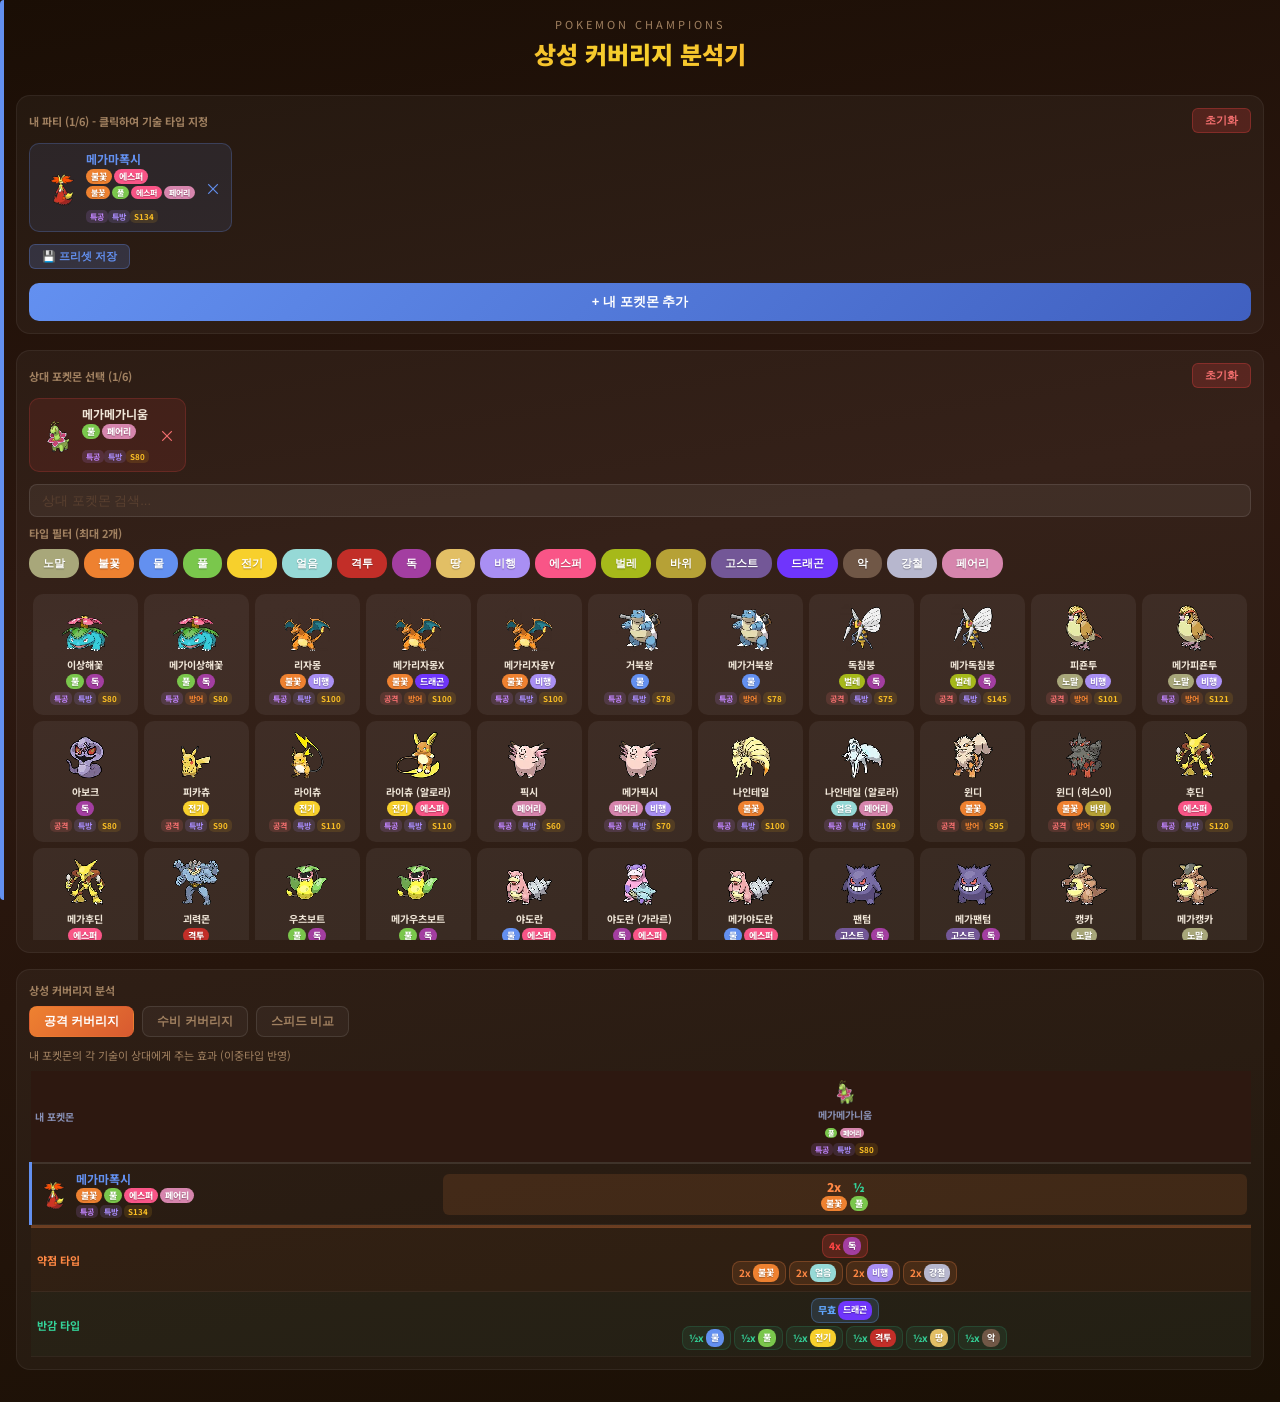
<file: index.html>
<!DOCTYPE html>
<html lang="ko">
<head>
<meta charset="UTF-8">
<meta name="viewport" content="width=device-width, initial-scale=1.0">
<title>Pokemon Champions - 상성 커버리지 분석</title>
<link href="https://fonts.googleapis.com/css2?family=Noto+Sans+KR:wght@400;700;900&display=swap" rel="stylesheet">
<style>
*{margin:0;padding:0;box-sizing:border-box}
body{min-height:100vh;background:linear-gradient(170deg,#1a0e05 0%,#2d1810 40%,#1a1005 100%);color:#f0e6d8;font-family:'Noto Sans KR',-apple-system,sans-serif;padding:16px}
h1{font-size:24px;font-weight:900;margin:4px 0 0;background:linear-gradient(90deg,#EE8130,#F7D02C,#ff6b35);-webkit-background-clip:text;-webkit-text-fill-color:transparent}
.subtitle{font-size:11px;letter-spacing:3px;color:#a08060}
.card{background:rgba(255,255,255,0.04);border-radius:14px;padding:12px;margin-bottom:16px;border:1px solid rgba(255,255,255,0.06)}
.card-title{font-size:11px;color:#a08060;font-weight:700;margin-bottom:8px}
.type-btn{border:2px solid transparent;border-radius:14px;padding:5px 12px;font-size:11px;font-weight:700;cursor:pointer;transition:all .15s;color:#fff;text-shadow:0 1px 1px rgba(0,0,0,0.3)}
.type-btn.active{box-shadow:0 0 0 2px #fff,0 0 8px rgba(255,255,255,0.3)}
.type-btn:hover{opacity:.85;transform:scale(1.05)}
.type-filters{display:flex;flex-wrap:wrap;gap:5px;margin-bottom:12px}
.pokemon-grid{display:grid;grid-template-columns:repeat(auto-fill,minmax(100px,1fr));gap:6px;max-height:350px;overflow-y:auto;padding:4px}
.pokemon-grid::-webkit-scrollbar{width:6px}
.pokemon-grid::-webkit-scrollbar-track{background:rgba(255,255,255,0.03);border-radius:3px}
.pokemon-grid::-webkit-scrollbar-thumb{background:rgba(255,255,255,0.15);border-radius:3px}
.poke-card{background:rgba(255,255,255,0.06);border-radius:10px;padding:8px 4px;text-align:center;cursor:pointer;transition:all .15s;border:2px solid transparent}
.poke-card:hover{background:rgba(255,255,255,0.12);transform:translateY(-2px)}
.poke-card img{width:48px;height:48px;object-fit:contain;image-rendering:pixelated}
.poke-card .name{font-size:10px;font-weight:700;margin-top:2px;line-height:1.2}
.poke-card .types{display:flex;justify-content:center;gap:2px;margin-top:3px;flex-wrap:wrap}
.poke-card .stat-tags{display:flex;justify-content:center;gap:2px;margin-top:3px;flex-wrap:wrap}
.tbadge{display:inline-block;padding:1px 5px;border-radius:8px;font-size:9px;font-weight:700;color:#fff;text-shadow:0 1px 1px rgba(0,0,0,0.3);white-space:nowrap}
.stag{display:inline-block;padding:1px 4px;border-radius:5px;font-size:8px;font-weight:700;white-space:nowrap}
.stag-atk{color:#f87171;background:rgba(248,113,113,0.15)}
.stag-spatk{color:#c084fc;background:rgba(192,132,252,0.15)}
.stag-def{color:#EE8130;background:rgba(238,129,48,0.15)}
.stag-spdef{color:#a78bfa;background:rgba(167,139,250,0.15)}
.stag-speed{color:#fbbf24;background:rgba(251,191,36,0.12)}
.selected-bar{display:flex;flex-wrap:wrap;gap:6px;margin-bottom:12px}
.selected-mon{display:flex;align-items:center;gap:6px;background:rgba(239,68,68,0.1);border:1px solid rgba(239,68,68,0.2);border-radius:10px;padding:6px 10px;cursor:pointer}
.selected-mon img{width:36px;height:36px;object-fit:contain}
.selected-mon .name{font-weight:700;font-size:12px}
.selected-mon .remove{color:#f87171;font-size:16px;margin-left:4px}
.my-team-bar{display:flex;flex-wrap:wrap;gap:6px;margin-bottom:12px}
.my-mon{display:flex;align-items:center;gap:6px;background:rgba(99,144,240,0.1);border:1px solid rgba(99,144,240,0.2);border-radius:10px;padding:6px 10px;cursor:pointer}
.my-mon.editing{border-color:rgba(99,144,240,0.6);background:rgba(99,144,240,0.15)}
.my-mon img{width:36px;height:36px;object-fit:contain}
.my-mon .name{font-weight:700;font-size:12px}
.my-mon .remove{color:#6390F0;font-size:16px;margin-left:4px}
.my-mon .move-types{display:flex;gap:2px;margin-top:2px;flex-wrap:wrap}
.move-assign-panel{background:rgba(255,255,255,0.06);border-radius:10px;padding:10px;margin-bottom:10px;border:1px solid rgba(99,144,240,0.2)}
.coverage-table{width:100%;border-collapse:collapse;font-size:12px}
.coverage-table th{padding:6px 4px;text-align:center;border-bottom:2px solid rgba(255,255,255,0.1);color:#8890b5;font-size:10px;font-weight:700;position:sticky;top:0;background:#2d1810}
.coverage-table th:first-child{text-align:left}
.coverage-table td{padding:5px 4px;text-align:center;border-bottom:1px solid rgba(255,255,255,0.05)}
.coverage-table td:first-child{text-align:left}
.coverage-table tr:hover{background:rgba(255,255,255,0.03)}
.eff-cell{font-weight:700;font-size:12px;border-radius:4px;padding:2px 0}
.eff-4x{color:#ff4444;background:rgba(255,68,68,0.15)}
.eff-2x{color:#ff8844;background:rgba(255,136,68,0.1)}
.eff-1x{color:#8890b5}
.eff-half{color:#34d399;background:rgba(52,211,153,0.08)}
.eff-quarter{color:#34d399;background:rgba(52,211,153,0.12)}
.eff-zero{color:#60a5fa;background:rgba(96,165,250,0.1)}
.coverage-summary{display:inline-block;padding:2px 8px;border-radius:6px;font-size:10px;font-weight:700;margin-left:4px}
.cov-good{background:rgba(255,136,68,0.2);color:#ff8844}
.cov-neutral{background:rgba(136,144,181,0.15);color:#8890b5}
.cov-bad{background:rgba(52,211,153,0.15);color:#34d399}
.reset-btn{background:rgba(239,68,68,0.2);border:1px solid rgba(239,68,68,0.3);color:#f87171;border-radius:6px;padding:4px 12px;font-size:11px;cursor:pointer;font-weight:700}
.reset-btn:hover{background:rgba(239,68,68,0.3)}
.section-toggle{display:flex;gap:8px;margin-bottom:10px}
.section-toggle button{padding:6px 14px;border-radius:8px;border:1px solid rgba(255,255,255,0.1);background:rgba(255,255,255,0.04);color:#a08060;font-size:12px;font-weight:700;cursor:pointer}
.section-toggle button.active{background:linear-gradient(135deg,#EE8130,#D85A30);color:#fff;border-color:transparent}
.empty-msg{text-align:center;padding:30px 16px;color:#5a4030;font-size:13px}
.search-input{width:100%;padding:8px 12px;border-radius:8px;border:1px solid rgba(255,255,255,0.1);background:rgba(255,255,255,0.06);color:#f0e6d8;font-size:13px;margin-bottom:8px;outline:none}
.search-input:focus{border-color:rgba(238,129,48,0.4)}
.search-input::placeholder{color:#5a4030}
.add-btn{width:100%;padding:10px;border-radius:10px;border:none;color:#fff;font-size:13px;font-weight:700;cursor:pointer;margin-top:6px}
.my-col-badge{display:block;margin:1px auto;font-size:8px;font-weight:700;padding:1px 4px;border-radius:4px;white-space:nowrap}
.highlight-row{background:rgba(99,144,240,0.06)!important}
</style>
</head>
<body>
<div style="text-align:center;margin-bottom:24px">
  <div class="subtitle">POKEMON CHAMPIONS</div>
  <h1>상성 커버리지 분석기</h1>
</div>

<!-- My Team -->
<div class="card" id="myteam-section">
  <div style="display:flex;justify-content:space-between;align-items:center;margin-bottom:10px">
    <span class="card-title" style="margin:0">내 파티 (<span id="myteam-count">0</span>/6) - 클릭하여 기술 타입 지정</span>
    <button class="reset-btn" id="myteam-reset-btn" style="display:none" onclick="resetMyTeam()">초기화</button>
  </div>
  <div class="my-team-bar" id="my-team-bar"></div>
  <div id="move-assign-area"></div>
  <div id="preset-area" style="display:flex;flex-wrap:wrap;gap:6px;margin-bottom:8px">
    <button class="reset-btn" style="background:rgba(99,144,240,0.2);border-color:rgba(99,144,240,0.3);color:#6390F0" onclick="savePreset()">💾 프리셋 저장</button>
    <span id="preset-list"></span>
  </div>
  <div id="myteam-picker" style="display:none">
    <input type="text" class="search-input" id="myteam-search" placeholder="내 포켓몬 검색..." oninput="renderMyTeamGrid()">
    <div class="card-title">타입 필터 (최대 2개)</div>
    <div class="type-filters" id="myteam-type-filters"></div>
    <div class="pokemon-grid" id="myteam-grid"></div>
  </div>
  <button id="myteam-add-btn" class="add-btn" style="background:linear-gradient(135deg,#6390F0,#4060C0)" onclick="showMyTeamPicker()">+ 내 포켓몬 추가</button>
</div>

<!-- Opponent Selection -->
<div class="card" id="select-section">
  <div style="display:flex;justify-content:space-between;align-items:center;margin-bottom:10px">
    <span class="card-title" style="margin:0">상대 포켓몬 선택 (<span id="sel-count">0</span>/6)</span>
    <button class="reset-btn" id="reset-btn" style="display:none" onclick="resetOpponents()">초기화</button>
  </div>
  <div class="selected-bar" id="selected-bar"></div>
  <div id="opp-picker">
    <input type="text" class="search-input" id="search-input" placeholder="상대 포켓몬 검색..." oninput="renderGrid()">
    <div class="card-title">타입 필터 (최대 2개)</div>
    <div class="type-filters" id="type-filters"></div>
    <div class="pokemon-grid" id="pokemon-grid"></div>
  </div>
  <button id="opp-expand-btn" style="display:none;width:100%;padding:8px;border-radius:8px;border:1px solid rgba(255,255,255,0.1);background:rgba(255,255,255,0.04);color:#a08060;font-size:12px;font-weight:700;cursor:pointer;margin-top:6px" onclick="toggleOppPicker()">▼ 포켓몬 목록 펼치기</button>
</div>

<!-- Coverage -->
<div class="card" id="coverage-section" style="display:none">
  <div class="card-title">상성 커버리지 분석</div>
  <div class="section-toggle">
    <button class="active" onclick="switchTab('atk',this)">공격 커버리지</button>
    <button onclick="switchTab('def',this)">수비 커버리지</button>
    <button onclick="switchTab('speed',this)">스피드 비교</button>
  </div>
  <div id="coverage-content"></div>
</div>
<div class="empty-msg" id="empty-msg">상대 포켓몬을 선택하면<br>상성 커버리지 표가 나타납니다!</div>

<script>
const TYPES=["노말","불꽃","물","풀","전기","얼음","격투","독","땅","비행","에스퍼","벌레","바위","고스트","드래곤","악","강철","페어리"];
const TC={"노말":"#A8A77A","불꽃":"#EE8130","물":"#6390F0","풀":"#7AC74C","전기":"#F7D02C","얼음":"#96D9D6","격투":"#C22E28","독":"#A33EA1","땅":"#E2BF65","비행":"#A98FF3","에스퍼":"#F95587","벌레":"#A6B91A","바위":"#B6A136","고스트":"#735797","드래곤":"#6F35FC","악":"#705746","강철":"#B7B7CE","페어리":"#D685AD"};
const E={"노말":{"노말":1,"불꽃":1,"물":1,"풀":1,"전기":1,"얼음":1,"격투":1,"독":1,"땅":1,"비행":1,"에스퍼":1,"벌레":1,"바위":0.5,"고스트":0,"드래곤":1,"악":1,"강철":0.5,"페어리":1},"불꽃":{"노말":1,"불꽃":0.5,"물":0.5,"풀":2,"전기":1,"얼음":2,"격투":1,"독":1,"땅":1,"비행":1,"에스퍼":1,"벌레":2,"바위":0.5,"고스트":1,"드래곤":0.5,"악":1,"강철":2,"페어리":1},"물":{"노말":1,"불꽃":2,"물":0.5,"풀":0.5,"전기":1,"얼음":1,"격투":1,"독":1,"땅":2,"비행":1,"에스퍼":1,"벌레":1,"바위":2,"고스트":1,"드래곤":0.5,"악":1,"강철":1,"페어리":1},"풀":{"노말":1,"불꽃":0.5,"물":2,"풀":0.5,"전기":1,"얼음":1,"격투":1,"독":0.5,"땅":2,"비행":0.5,"에스퍼":1,"벌레":0.5,"바위":2,"고스트":1,"드래곤":0.5,"악":1,"강철":0.5,"페어리":1},"전기":{"노말":1,"불꽃":1,"물":2,"풀":0.5,"전기":0.5,"얼음":1,"격투":1,"독":1,"땅":0,"비행":2,"에스퍼":1,"벌레":1,"바위":1,"고스트":1,"드래곤":0.5,"악":1,"강철":1,"페어리":1},"얼음":{"노말":1,"불꽃":0.5,"물":0.5,"풀":2,"전기":1,"얼음":0.5,"격투":1,"독":1,"땅":2,"비행":2,"에스퍼":1,"벌레":1,"바위":1,"고스트":1,"드래곤":2,"악":1,"강철":0.5,"페어리":1},"격투":{"노말":2,"불꽃":1,"물":1,"풀":1,"전기":1,"얼음":2,"격투":1,"독":0.5,"땅":1,"비행":0.5,"에스퍼":0.5,"벌레":0.5,"바위":2,"고스트":0,"드래곤":1,"악":2,"강철":2,"페어리":0.5},"독":{"노말":1,"불꽃":1,"물":1,"풀":2,"전기":1,"얼음":1,"격투":1,"독":0.5,"땅":0.5,"비행":1,"에스퍼":1,"벌레":1,"바위":0.5,"고스트":0.5,"드래곤":1,"악":1,"강철":0,"페어리":2},"땅":{"노말":1,"불꽃":2,"물":1,"풀":0.5,"전기":2,"얼음":1,"격투":1,"독":2,"땅":1,"비행":0,"에스퍼":1,"벌레":0.5,"바위":2,"고스트":1,"드래곤":1,"악":1,"강철":2,"페어리":1},"비행":{"노말":1,"불꽃":1,"물":1,"풀":2,"전기":0.5,"얼음":1,"격투":2,"독":1,"땅":1,"비행":1,"에스퍼":1,"벌레":2,"바위":0.5,"고스트":1,"드래곤":1,"악":1,"강철":0.5,"페어리":1},"에스퍼":{"노말":1,"불꽃":1,"물":1,"풀":1,"전기":1,"얼음":1,"격투":2,"독":2,"땅":1,"비행":1,"에스퍼":0.5,"벌레":1,"바위":1,"고스트":1,"드래곤":1,"악":0,"강철":0.5,"페어리":1},"벌레":{"노말":1,"불꽃":0.5,"물":1,"풀":2,"전기":1,"얼음":1,"격투":0.5,"독":0.5,"땅":1,"비행":0.5,"에스퍼":2,"벌레":1,"바위":1,"고스트":0.5,"드래곤":1,"악":2,"강철":0.5,"페어리":0.5},"바위":{"노말":1,"불꽃":2,"물":1,"풀":1,"전기":1,"얼음":2,"격투":0.5,"독":1,"땅":0.5,"비행":2,"에스퍼":1,"벌레":2,"바위":1,"고스트":1,"드래곤":1,"악":1,"강철":0.5,"페어리":1},"고스트":{"노말":0,"불꽃":1,"물":1,"풀":1,"전기":1,"얼음":1,"격투":1,"독":1,"땅":1,"비행":1,"에스퍼":2,"벌레":1,"바위":1,"고스트":2,"드래곤":1,"악":0.5,"강철":1,"페어리":1},"드래곤":{"노말":1,"불꽃":1,"물":1,"풀":1,"전기":1,"얼음":1,"격투":1,"독":1,"땅":1,"비행":1,"에스퍼":1,"벌레":1,"바위":1,"고스트":1,"드래곤":2,"악":1,"강철":0.5,"페어리":0},"악":{"노말":1,"불꽃":1,"물":1,"풀":1,"전기":1,"얼음":1,"격투":0.5,"독":1,"땅":1,"비행":1,"에스퍼":2,"벌레":1,"바위":1,"고스트":2,"드래곤":1,"악":0.5,"강철":0.5,"페어리":0.5},"강철":{"노말":1,"불꽃":0.5,"물":0.5,"풀":1,"전기":0.5,"얼음":2,"격투":1,"독":1,"땅":1,"비행":1,"에스퍼":1,"벌레":1,"바위":2,"고스트":1,"드래곤":1,"악":1,"강철":0.5,"페어리":2},"페어리":{"노말":1,"불꽃":0.5,"물":1,"풀":1,"전기":1,"얼음":1,"격투":2,"독":0.5,"땅":1,"비행":1,"에스퍼":1,"벌레":1,"바위":1,"고스트":1,"드래곤":2,"악":2,"강철":0.5,"페어리":1}};
const IMG_DIRS={pokemon:"images/",rotom:"images-rotom/"};
function imgSrc(p){return(IMG_DIRS[p.imageDir]||IMG_DIRS.pokemon)+p.image}

const POKEMON=[{dex:3,form:0,name:"이상해꽃",types:["풀","독"],image:"NdF1orxlBgL3ZipuYgrxd7ZX6xB40nneIrtWr8mtfRxce0YJfkuIY9uQJhcmcWBrjcfb8k4hVdmJDezry2qF-Q.webp",imageDir:"pokemon",speed:80,atkType:"특수",defType:"특방"},{dex:3,form:1,name:"메가이상해꽃",types:["풀","독"],image:"NdF1orxlBgL3ZipuYgrxd7ZX6xB40nneIrtWr8mtfRxce0YJfkuIY9uQJhcmcWBrjcfb8k4hVdmJDezry2qF-Q.webp",imageDir:"pokemon",speed:80,atkType:"특수",defType:"방어"},{dex:6,form:0,name:"리자몽",types:["불꽃","비행"],image:"u3heKnViQvJZ2Bsv3dxoq5i3tzK2JcI6tQR9U2dfJTM6bbST4hnfJm2LJg6f5hjf-s0ZZMO7c4Te24ua7lE7yg.webp",imageDir:"pokemon",speed:100,atkType:"특수",defType:"특방"},{dex:6,form:1,name:"메가리자몽X",types:["불꽃","드래곤"],image:"u3heKnViQvJZ2Bsv3dxoq5i3tzK2JcI6tQR9U2dfJTM6bbST4hnfJm2LJg6f5hjf-s0ZZMO7c4Te24ua7lE7yg.webp",imageDir:"pokemon",speed:100,atkType:"물리",defType:"방어"},{dex:6,form:2,name:"메가리자몽Y",types:["불꽃","비행"],image:"u3heKnViQvJZ2Bsv3dxoq5i3tzK2JcI6tQR9U2dfJTM6bbST4hnfJm2LJg6f5hjf-s0ZZMO7c4Te24ua7lE7yg.webp",imageDir:"pokemon",speed:100,atkType:"특수",defType:"특방"},{dex:9,form:0,name:"거북왕",types:["물"],image:"5hehNhVcZWrSI5cqUEFDKoe3xd4VT8PiEISgfHwqkLRS5J-3aWVTlN6TuvJaEx2qRjrWe45C6WGWr6eGOUgjXw.webp",imageDir:"pokemon",speed:78,atkType:"특수",defType:"특방"},{dex:9,form:1,name:"메가거북왕",types:["물"],image:"5hehNhVcZWrSI5cqUEFDKoe3xd4VT8PiEISgfHwqkLRS5J-3aWVTlN6TuvJaEx2qRjrWe45C6WGWr6eGOUgjXw.webp",imageDir:"pokemon",speed:78,atkType:"특수",defType:"방어"},{dex:15,form:0,name:"독침붕",types:["벌레","독"],image:"CMbOdhUD0_BNRg3BlyyWQ5YfX-8bYeDfLJktfNh1ueyvHOGc3u8MWry5OVuCe4w_doLI3NXcHvUDUvUuqgqEfA.webp",imageDir:"pokemon",speed:75,atkType:"물리",defType:"특방"},{dex:15,form:1,name:"메가독침붕",types:["벌레","독"],image:"CMbOdhUD0_BNRg3BlyyWQ5YfX-8bYeDfLJktfNh1ueyvHOGc3u8MWry5OVuCe4w_doLI3NXcHvUDUvUuqgqEfA.webp",imageDir:"pokemon",speed:145,atkType:"물리",defType:"특방"},{dex:18,form:0,name:"피죤투",types:["노말","비행"],image:"ScNUIeR_WJtfALzYXduny5PxNlsihaDF-xwOXERALxZYXKP3tntW3cwegvwCvynzJcs2L1vb_NeP4izmuqOdaw.webp",imageDir:"pokemon",speed:101,atkType:"물리",defType:"방어"},{dex:18,form:1,name:"메가피죤투",types:["노말","비행"],image:"ScNUIeR_WJtfALzYXduny5PxNlsihaDF-xwOXERALxZYXKP3tntW3cwegvwCvynzJcs2L1vb_NeP4izmuqOdaw.webp",imageDir:"pokemon",speed:121,atkType:"특수",defType:"방어"},{dex:24,form:0,name:"아보크",types:["독"],image:"cTbwFusdAMGySJHpj4dmD8d1WlpYC4M2VSSZlBimxWX9g0ABSDmeWzY5JAhPpJKzr_H4VOpd0ZOg3AZwX0yK2g.webp",imageDir:"pokemon",speed:80,atkType:"물리",defType:"특방"},{dex:25,form:0,name:"피카츄",types:["전기"],image:"g_jiZeVMI0oTS-4hFjnRgWkeMzAiph2KUxIpfRLsaWgYCjnf3_-0GWwmZeRk1yvRzTTllqzzEBAEBohuSStlsA.webp",imageDir:"pokemon",speed:90,atkType:"물리",defType:"특방"},{dex:26,form:0,name:"라이츄",types:["전기"],image:"0x2aEei-Yg0SN7w-9c8QaQo1DLsQbM_bisaA9ExRHpilF3YaIRCoJLvUt8t2T9xjPQXD1hqhThHtC3_ZVL1DZA.webp",imageDir:"pokemon",speed:110,atkType:"물리",defType:"특방"},{dex:26,form:1,name:"라이츄 (알로라)",types:["전기","에스퍼"],image:"xoVcj9Lbxbdqqwt2mU_nJFmItZYN8bIW7w4l24Oh_vwYcQ_MUpc-SaCito9sBWm8kee8bn7z4pBRZUjTnThZtw.webp",imageDir:"pokemon",speed:110,atkType:"특수",defType:"특방"},{dex:36,form:0,name:"픽시",types:["페어리"],image:"-2Nt5uxSVWGALJq-9ObJuwQMz6ps860r6hLte53BWpu52ydK8U3FTb85qDHhOtxItbDyDyt9jewghV1Opi1AFA.webp",imageDir:"pokemon",speed:60,atkType:"특수",defType:"특방"},{dex:36,form:1,name:"메가픽시",types:["페어리","비행"],image:"-2Nt5uxSVWGALJq-9ObJuwQMz6ps860r6hLte53BWpu52ydK8U3FTb85qDHhOtxItbDyDyt9jewghV1Opi1AFA.webp",imageDir:"pokemon",speed:70,atkType:"특수",defType:"특방"},{dex:38,form:0,name:"나인테일",types:["불꽃"],image:"zG1Oa3q-ctDIfLBKRQzCjIK1e7D7oqe92n6P9dH4c8WBZGvVbbXlFpONdlCpeHhPOawpAL-2WUpjLRYwtftNSw.webp",imageDir:"pokemon",speed:100,atkType:"특수",defType:"특방"},{dex:38,form:1,name:"나인테일 (알로라)",types:["얼음","페어리"],image:"-YUtPgrmZkaNyLp7frucqADw_0aQaE3U2SoThgb3Nj18ej2P1XEo3iF2Ss96piahJbbt7eI0mTQ2XS9a2JJHgw.webp",imageDir:"pokemon",speed:109,atkType:"특수",defType:"특방"},{dex:59,form:0,name:"윈디",types:["불꽃"],image:"U9wDxywECi-zXfyb1I0ELFH4kg8A-pEgABlD1bq0Qn4A-y6WRPVWsi7G3PbQw_k4FAlwDAp8o1EVNItfGLwcYw.webp",imageDir:"pokemon",speed:95,atkType:"물리",defType:"방어"},{dex:59,form:1,name:"윈디 (히스이)",types:["불꽃","바위"],image:"rvdeaTH6pgEaxnlLbm_n_c7K6fh4hQGTqjQwLF5JmNnCjjK54HQwQwxI2FNblNvT6JqB6iwWmqMmaf1xCvhYYA.webp",imageDir:"pokemon",speed:90,atkType:"물리",defType:"방어"},{dex:65,form:0,name:"후딘",types:["에스퍼"],image:"WwCYBtlb_v5n2lltkO4-2lbLD5THp4AYecln3dGJ6RQKGQhcxPPgMHob-hfig7k7MPyhmxpOcv5JG8ZTyHzGxg.webp",imageDir:"pokemon",speed:120,atkType:"특수",defType:"특방"},{dex:65,form:1,name:"메가후딘",types:["에스퍼"],image:"WwCYBtlb_v5n2lltkO4-2lbLD5THp4AYecln3dGJ6RQKGQhcxPPgMHob-hfig7k7MPyhmxpOcv5JG8ZTyHzGxg.webp",imageDir:"pokemon",speed:150,atkType:"특수",defType:"특방"},{dex:68,form:0,name:"괴력몬",types:["격투"],image:"tVzhwZa1OMR4zWGPhDe47k93QO2bBDOfYS9CKXapgnakazaz1zsfyqlikAuCHZ6k9pm-yEIvpVXtfVCJhIP5kQ.webp",imageDir:"pokemon",speed:55,atkType:"물리",defType:"특방"},{dex:71,form:0,name:"우츠보트",types:["풀","독"],image:"DMqVNh0bxqd2FyH_dv7CjnpSeIifojPXeXXJlCIQq64tjHWT_h5R6sKUPIlXXGUcqwlt1bmMnjCoBG5VjKiuew.webp",imageDir:"pokemon",speed:70,atkType:"물리",defType:"특방"},{dex:71,form:1,name:"메가우츠보트",types:["풀","독"],image:"DMqVNh0bxqd2FyH_dv7CjnpSeIifojPXeXXJlCIQq64tjHWT_h5R6sKUPIlXXGUcqwlt1bmMnjCoBG5VjKiuew.webp",imageDir:"pokemon",speed:70,atkType:"특수",defType:"특방"},{dex:80,form:0,name:"야도란",types:["물","에스퍼"],image:"RsqzZ7juJJpCcCj-uVgIpdNTLJ16W1uN9ek7sb2fVZCIe-SI2nULoxWW4D0P6FTMXRLnQIw4qnI0ZJbSWZ1xUg.webp",imageDir:"pokemon",speed:30,atkType:"특수",defType:"방어"},{dex:80,form:2,name:"야도란 (가라르)",types:["독","에스퍼"],image:"RVAaxa22AfehwEZGrLy9OQVhOVyPM1RGFkuW_cKcpIv7KPMS-0su9vCd6_xYzBjIIqPzoycbzQXylAzPskVE5A.webp",imageDir:"pokemon",speed:30,atkType:"물리",defType:"방어"},{dex:80,form:3,name:"메가야도란",types:["물","에스퍼"],image:"RsqzZ7juJJpCcCj-uVgIpdNTLJ16W1uN9ek7sb2fVZCIe-SI2nULoxWW4D0P6FTMXRLnQIw4qnI0ZJbSWZ1xUg.webp",imageDir:"pokemon",speed:30,atkType:"특수",defType:"방어"},{dex:94,form:0,name:"팬텀",types:["고스트","독"],image:"WgBXLM1_yKlIN0_rfIhuE6psAoDv80vUadlSi1k_gbpy4cq61GS9W0xNRCuoBZTIeGmgbCnVpF4EBMmGYBuuvA.webp",imageDir:"pokemon",speed:110,atkType:"특수",defType:"특방"},{dex:94,form:1,name:"메가팬텀",types:["고스트","독"],image:"WgBXLM1_yKlIN0_rfIhuE6psAoDv80vUadlSi1k_gbpy4cq61GS9W0xNRCuoBZTIeGmgbCnVpF4EBMmGYBuuvA.webp",imageDir:"pokemon",speed:130,atkType:"특수",defType:"특방"},{dex:115,form:0,name:"캥카",types:["노말"],image:"f4uiIcKc2BrACds_3JDCK-bx4-aR6FzNWPWnku5d9xroATu6BuetF3zf9Oqc6QBB-an-H3aM9VKElnyChAovAw.webp",imageDir:"pokemon",speed:90,atkType:"물리",defType:"방어"},{dex:115,form:1,name:"메가캥카",types:["노말"],image:"f4uiIcKc2BrACds_3JDCK-bx4-aR6FzNWPWnku5d9xroATu6BuetF3zf9Oqc6QBB-an-H3aM9VKElnyChAovAw.webp",imageDir:"pokemon",speed:100,atkType:"물리",defType:"방어"},{dex:121,form:0,name:"아쿠스타",types:["물","에스퍼"],image:"D8brrCzYIEBfEguZBAFd4vWd-LqTfdPJFRJAUjhzbdElnWhbbdb19i0wd6V5fEOwyU1iDr0RN15zFFSMru0BAg.webp",imageDir:"pokemon",speed:115,atkType:"특수",defType:"방어"},{dex:121,form:1,name:"메가아쿠스타",types:["물","에스퍼"],image:"D8brrCzYIEBfEguZBAFd4vWd-LqTfdPJFRJAUjhzbdElnWhbbdb19i0wd6V5fEOwyU1iDr0RN15zFFSMru0BAg.webp",imageDir:"pokemon",speed:120,atkType:"특수",defType:"방어"},{dex:127,form:0,name:"쁘사이저",types:["벌레"],image:"wY-p3ZUA2_NSmFAw5nC8doo1VYGArwOLy5LW_wYF5hE50lJSDe6gBFUWhwtvr1_kHwKNZUHg-axM_ElU20hXSw.webp",imageDir:"pokemon",speed:85,atkType:"물리",defType:"방어"},{dex:127,form:1,name:"메가쁘사이저",types:["벌레","비행"],image:"wY-p3ZUA2_NSmFAw5nC8doo1VYGArwOLy5LW_wYF5hE50lJSDe6gBFUWhwtvr1_kHwKNZUHg-axM_ElU20hXSw.webp",imageDir:"pokemon",speed:105,atkType:"물리",defType:"방어"},{dex:128,form:0,name:"켄타로스",types:["노말"],image:"RYl1tgzGjdgG2hU7G1WbKkqlozN15vzJIDZVpgrgGaC-9eO2S_f9vahDgcz6yHigfxlUzu-_QALVlV_WHlpmLw.webp",imageDir:"pokemon",speed:110,atkType:"물리",defType:"방어"},{dex:128,form:1,name:"켄타로스 (팔데아 컴뱃)",types:["격투"],image:"H8Gb_ZP21EACJvVKpOKK7BgdLyAZqKstfqUhKNiCbKfnn3q2DAtw4Iqp9o1DKW56ZuthwQY5SQCDz5Xgc1sxGQ.webp",imageDir:"pokemon",speed:100,atkType:"물리",defType:"방어"},{dex:128,form:2,name:"켄타로스 (팔데아 블레이즈)",types:["격투","불꽃"],image:"Zl8BhU7E7l0Ho-gT5YZOeWIWrNIudULWsAL3lnjzrzPpwFa2-ZECmZSQX-n8725IB6Z6RmEIDBt6SWOjd_ePLQ.webp",imageDir:"pokemon",speed:100,atkType:"물리",defType:"방어"},{dex:128,form:3,name:"켄타로스 (팔데아 아쿠아)",types:["격투","물"],image:"1_mxZTDAWGHmZRP2KX9DLeCq1z0nnzHhb7Rxejrqm9mv-O32CE_ZlWkRtE11f-mycKJXYreJfyduOk5zSPBZEA.webp",imageDir:"pokemon",speed:100,atkType:"물리",defType:"방어"},{dex:130,form:0,name:"갸라도스",types:["물","비행"],image:"K23XUMeiOd0_jJEeuVD8ZmUYz3rVG7NkhgYvsf-WF-XzGPe9oHyUgcAQ09xkl8Sfrh4a5ZBddT4fsjFmAlSvlA.webp",imageDir:"pokemon",speed:81,atkType:"물리",defType:"특방"},{dex:130,form:1,name:"메가갸라도스",types:["물","악"],image:"K23XUMeiOd0_jJEeuVD8ZmUYz3rVG7NkhgYvsf-WF-XzGPe9oHyUgcAQ09xkl8Sfrh4a5ZBddT4fsjFmAlSvlA.webp",imageDir:"pokemon",speed:81,atkType:"물리",defType:"특방"},{dex:132,form:0,name:"메타몽",types:["노말"],image:"bahCn9cEc4vffGAe3upr5x_3o2ILOu0DM5icIxByLjv7Ug6NhR81zDxtCw30GvBl4PXK4fX_mJNmqpGqDY7nXQ.webp",imageDir:"pokemon",speed:48,atkType:"물리",defType:"방어"},{dex:134,form:0,name:"샤미드",types:["물"],image:"0q_5COpVLwhxnCJzrYU4A4xXqnAPDGeBXlkfTAEx8y1Xz5OX4pHII77BsmygesfXhr5W7HjOVMHBKOy2Pm7hnQ.webp",imageDir:"pokemon",speed:65,atkType:"특수",defType:"특방"},{dex:135,form:0,name:"쥬피썬더",types:["전기"],image:"VZuYbO8mws40zKWp6szPlmPsHVZq_tlVoN1KHW1XEf71u3FiLkndbV8rf4hG_cAUpYFDPIiMx0VjTUPB7J2D8w.webp",imageDir:"pokemon",speed:130,atkType:"특수",defType:"특방"},{dex:136,form:0,name:"부스터",types:["불꽃"],image:"WIIahOht2KO0iKTjLZcWlDUwRJUC8dvRMIfVHfoifskIqW_Z5tB2A1RR-vtlukEOPTJYc7b18SA_NKdw2WQfTg.webp",imageDir:"pokemon",speed:65,atkType:"물리",defType:"특방"},{dex:142,form:0,name:"프테라",types:["바위","비행"],image:"tz-CGc_bdI9n6K72Px7PFAJD0Dga2ptovF2zZl1VV4VeVMl3rhh1NUstXhqfX9cKWf2sul9Nsr_Bz9PNtdy27A.webp",imageDir:"pokemon",speed:130,atkType:"물리",defType:"특방"},{dex:142,form:1,name:"메가프테라",types:["바위","비행"],image:"tz-CGc_bdI9n6K72Px7PFAJD0Dga2ptovF2zZl1VV4VeVMl3rhh1NUstXhqfX9cKWf2sul9Nsr_Bz9PNtdy27A.webp",imageDir:"pokemon",speed:150,atkType:"물리",defType:"특방"},{dex:143,form:0,name:"잠만보",types:["노말"],image:"-JqWN54126ysFBk4Fa6McK8tGkzdpjmB1IAxbZI4IxhiNFTUI5_BezXBqP1P8jHJPvAcL4C4ZklJoCUR5AfylA.webp",imageDir:"pokemon",speed:30,atkType:"물리",defType:"특방"},{dex:149,form:0,name:"망나뇽",types:["드래곤","비행"],image:"Yib9FZrIC_XHPZz3vU3WrrbMhPv2c-UbF-uMrTWn-iVEKqcFnJWev4sVJr4xDVGgrIOMbAsa9JeC0ild55jaQQ.webp",imageDir:"pokemon",speed:80,atkType:"물리",defType:"특방"},{dex:149,form:1,name:"메가망나뇽",types:["드래곤","비행"],image:"Yib9FZrIC_XHPZz3vU3WrrbMhPv2c-UbF-uMrTWn-iVEKqcFnJWev4sVJr4xDVGgrIOMbAsa9JeC0ild55jaQQ.webp",imageDir:"pokemon",speed:100,atkType:"특수",defType:"특방"},{dex:154,form:0,name:"메가니움",types:["풀"],image:"x3nEbv9W_m7_uotyWqA1NWskeH52RSz7gu5h_4R8fI6LDZMLWonPZFrbIWVJwyOWWs1Okua8zDZE9OxtrxPCqA.webp",imageDir:"pokemon",speed:80,atkType:"특수",defType:"방어"},{dex:154,form:1,name:"메가메가니움",types:["풀","페어리"],image:"x3nEbv9W_m7_uotyWqA1NWskeH52RSz7gu5h_4R8fI6LDZMLWonPZFrbIWVJwyOWWs1Okua8zDZE9OxtrxPCqA.webp",imageDir:"pokemon",speed:80,atkType:"특수",defType:"특방"},{dex:157,form:0,name:"블레이범",types:["불꽃"],image:"FISdWuqOCjctO7YyiZXRC2D9NNJGT_ucoCBiBPR0ngd3Eu1xR921ABDe457bVzr7atMmuj7ydjIn89oE81VPoA.webp",imageDir:"pokemon",speed:100,atkType:"특수",defType:"특방"},{dex:157,form:1,name:"블레이범 (히스이)",types:["불꽃","고스트"],image:"YzV6MpZVBn6nkoGqSveF6IitgvWP5o4bXUJjKUHOJyPcPofqVqsbEPw3MfWapyS0BVvPwswWypi8LCxTMghkjA.webp",imageDir:"pokemon",speed:95,atkType:"특수",defType:"특방"},{dex:160,form:0,name:"장크로다일",types:["물"],image:"TZtto4TmRwTazj118nz2AToaXmbfXJF3JAdGL8lEQO9OhAAvpC_6dnE1OK4zNJ2s2l8mLkKAacvEFiZ4XmdviQ.webp",imageDir:"pokemon",speed:78,atkType:"물리",defType:"방어"},{dex:160,form:1,name:"메가장크로다일",types:["물","드래곤"],image:"TZtto4TmRwTazj118nz2AToaXmbfXJF3JAdGL8lEQO9OhAAvpC_6dnE1OK4zNJ2s2l8mLkKAacvEFiZ4XmdviQ.webp",imageDir:"pokemon",speed:78,atkType:"물리",defType:"방어"},{dex:168,form:0,name:"아리아도스",types:["벌레","독"],image:"XFqUKak2JQ4iqVY6ps_6IotS4jB1Clidf_E_6XDoKizSaBuKafwh_1LV3PYBznBB_ZQfe3ldmLgWy9414tA-QQ.webp",imageDir:"pokemon",speed:40,atkType:"물리",defType:"방어"},{dex:181,form:0,name:"전룡",types:["전기"],image:"VemNSQXhZDhPGtNewxFAcoKsz8iM_chtPcuuuYQZR2e_o0EpqA5ti7Oh89EmRz_VLh_hlAaaJVbTfeR7-bKEFQ.webp",imageDir:"pokemon",speed:55,atkType:"특수",defType:"특방"},{dex:181,form:1,name:"메가전룡",types:["전기","드래곤"],image:"VemNSQXhZDhPGtNewxFAcoKsz8iM_chtPcuuuYQZR2e_o0EpqA5ti7Oh89EmRz_VLh_hlAaaJVbTfeR7-bKEFQ.webp",imageDir:"pokemon",speed:45,atkType:"특수",defType:"특방"},{dex:184,form:0,name:"마릴리",types:["물","페어리"],image:"nHTys2hqsSRNT-gR4bc7mlhVq6FDyDU5awrfQ68A2mDRwna1Qshggi1mTnusrAm5N0Q0ny2oMx56aPhsrZ9WXg.webp",imageDir:"pokemon",speed:50,atkType:"특수",defType:"방어"},{dex:186,form:0,name:"왕구리",types:["물"],image:"QC-5OTWOwTmFnIPparIFoyb9QK8xHQV2vqmZyvl2vvqPXLtSuEKVoxbd5UcCoPYQ5NdJ4znTu6OAys7G6hk6hw.webp",imageDir:"pokemon",speed:70,atkType:"특수",defType:"특방"},{dex:196,form:0,name:"에브이",types:["에스퍼"],image:"VCpPckuNqGma76QehRXDYAXoOAhMdldu252JlwYHQHdNo5qAMgsDJF-mRNR0MdHjvHiCROW3Lv9nxISuc4Lb2Q.webp",imageDir:"pokemon",speed:110,atkType:"특수",defType:"특방"},{dex:197,form:0,name:"블래키",types:["악"],image:"GEkZC2Mcio-YaDVGAubWn07bMYygrhFuWEuJ63ihZh-VxYlNJOl8fBaBi6P7SxLumtHR9tOCTztN7Rnp0ZorQg.webp",imageDir:"pokemon",speed:65,atkType:"물리",defType:"특방"},{dex:199,form:0,name:"야도킹",types:["물","에스퍼"],image:"GyfPN-pqN7998WKkIYiYjPM5KUuNA6ijj8BOcp0Kij_rQ8uMvLrW_eM5Tva4JsKCSJxG03nhwU_E4u1dYgBOqQ.webp",imageDir:"pokemon",speed:30,atkType:"특수",defType:"특방"},{dex:199,form:1,name:"야도킹 (가라르)",types:["독","에스퍼"],image:"poDXYBzJn4lsolvjoso_eZ3EufqPXCR71f2_yteTauO0raUojkIXCgfH9c4ZKtOiLFDH-sRnIDUuFCJEp6tT3w.webp",imageDir:"pokemon",speed:30,atkType:"특수",defType:"특방"},{dex:205,form:0,name:"쏘콘",types:["벌레","강철"],image:"RkPD3IZroAprDF2KQjGk_IstgP1kZqJ3Y98P8t76mzRJly0P8_mAf7s5iRz0kGZzCJg1_-_1FFPyBvHWWEwG-Q.webp",imageDir:"pokemon",speed:40,atkType:"물리",defType:"방어"},{dex:208,form:0,name:"강철톤",types:["강철","땅"],image:"wsXBLHHFxrUxMgEn3TKh_9-s7G-_a1wH-swv0IVIC8rtmUiA32hJMAWwI3lGdcvFHJqYZPx1y7dY9qOda3mAzA.webp",imageDir:"pokemon",speed:30,atkType:"물리",defType:"방어"},{dex:208,form:1,name:"메가강철톤",types:["강철","땅"],image:"wsXBLHHFxrUxMgEn3TKh_9-s7G-_a1wH-swv0IVIC8rtmUiA32hJMAWwI3lGdcvFHJqYZPx1y7dY9qOda3mAzA.webp",imageDir:"pokemon",speed:30,atkType:"물리",defType:"방어"},{dex:212,form:0,name:"핫삼",types:["벌레","강철"],image:"E7rWILlIad8TAiYmLZWDwYoenylF8dLgXsfFgd8uT2TDG0sl256SQOGyMoNqz07trcBt93h8Az49FL0RmWX7wg.webp",imageDir:"pokemon",speed:65,atkType:"물리",defType:"방어"},{dex:212,form:1,name:"메가핫삼",types:["벌레","강철"],image:"E7rWILlIad8TAiYmLZWDwYoenylF8dLgXsfFgd8uT2TDG0sl256SQOGyMoNqz07trcBt93h8Az49FL0RmWX7wg.webp",imageDir:"pokemon",speed:75,atkType:"물리",defType:"방어"},{dex:214,form:0,name:"헤라크로스",types:["벌레","격투"],image:"c_IQk6QvzNuwKWAJyrs2A6kUcRZpKWfLIYQa9CpSxBS1svWqiepfUI7com9Y6xJXcdlm1O9xbgqBE9tVhgk2mA.webp",imageDir:"pokemon",speed:85,atkType:"물리",defType:"특방"},{dex:214,form:1,name:"메가헤라크로스",types:["벌레","격투"],image:"c_IQk6QvzNuwKWAJyrs2A6kUcRZpKWfLIYQa9CpSxBS1svWqiepfUI7com9Y6xJXcdlm1O9xbgqBE9tVhgk2mA.webp",imageDir:"pokemon",speed:75,atkType:"물리",defType:"방어"},{dex:227,form:0,name:"무장조",types:["강철","비행"],image:"8Upavzlq55tHs_ZEhT_6JjtUpEnyApsSAgXiUW_879gxCXUWE34Y2F3_EtyHWpxX10mz9RxQG1vOrJxpwaxDhQ.webp",imageDir:"pokemon",speed:70,atkType:"물리",defType:"방어"},{dex:227,form:1,name:"메가무장조",types:["강철","비행"],image:"8Upavzlq55tHs_ZEhT_6JjtUpEnyApsSAgXiUW_879gxCXUWE34Y2F3_EtyHWpxX10mz9RxQG1vOrJxpwaxDhQ.webp",imageDir:"pokemon",speed:110,atkType:"물리",defType:"방어"},{dex:229,form:0,name:"헬가",types:["악","불꽃"],image:"bcV-dJ4gnk-E9fm-F7BR_zM6IdsfvNjw95kBg1I04OK0jJ5oY3xRCpyJvD5E7roMoDsuu6dhlpqzfK_058mlnw.webp",imageDir:"pokemon",speed:95,atkType:"특수",defType:"특방"},{dex:229,form:1,name:"메가헬가",types:["악","불꽃"],image:"bcV-dJ4gnk-E9fm-F7BR_zM6IdsfvNjw95kBg1I04OK0jJ5oY3xRCpyJvD5E7roMoDsuu6dhlpqzfK_058mlnw.webp",imageDir:"pokemon",speed:115,atkType:"특수",defType:"방어"},{dex:248,form:0,name:"마기라스",types:["바위","악"],image:"1nwYt8MChwWXH9DIB2cHohyGeUnEFgdY2p095hcbwLsMMM_1-acrk02CnN6jqqLHOa2CqLPbMBhW-O57-9rP7g.webp",imageDir:"pokemon",speed:61,atkType:"물리",defType:"방어"},{dex:248,form:1,name:"메가마기라스",types:["바위","악"],image:"1nwYt8MChwWXH9DIB2cHohyGeUnEFgdY2p095hcbwLsMMM_1-acrk02CnN6jqqLHOa2CqLPbMBhW-O57-9rP7g.webp",imageDir:"pokemon",speed:71,atkType:"물리",defType:"방어"},{dex:279,form:0,name:"패리퍼",types:["물","비행"],image:"aRqYJG9p97weOlEj6Tf79xPKTrdJL69lbWlrzVVdgRFlwsNwlRpW77arV0113SIV2Ws3idlDMftwUAMxbtatTw.webp",imageDir:"pokemon",speed:65,atkType:"특수",defType:"방어"},{dex:282,form:0,name:"가디안",types:["에스퍼","페어리"],image:"Bv5FxGRi9mVk7QVi9qmDholeKH6_5uPhlZEbGXbX2qLqCWxp9zheSaO6PkQeYJx-C7p0lj3aeBiCcAIdvIMABA.webp",imageDir:"pokemon",speed:80,atkType:"특수",defType:"특방"},{dex:282,form:1,name:"메가가디안",types:["에스퍼","페어리"],image:"Bv5FxGRi9mVk7QVi9qmDholeKH6_5uPhlZEbGXbX2qLqCWxp9zheSaO6PkQeYJx-C7p0lj3aeBiCcAIdvIMABA.webp",imageDir:"pokemon",speed:100,atkType:"특수",defType:"특방"},{dex:302,form:0,name:"깜까미",types:["악","고스트"],image:"WZW9C6h0sXHVBB7xcd5xbaBqmbi7EfFKagY9uWyDjzzQThuVohVMydKtubYlbJYJaMdtYsOgaw5Y46oQD1ID0A.webp",imageDir:"pokemon",speed:50,atkType:"물리",defType:"방어"},{dex:302,form:1,name:"메가깜까미",types:["악","고스트"],image:"WZW9C6h0sXHVBB7xcd5xbaBqmbi7EfFKagY9uWyDjzzQThuVohVMydKtubYlbJYJaMdtYsOgaw5Y46oQD1ID0A.webp",imageDir:"pokemon",speed:20,atkType:"물리",defType:"방어"},{dex:306,form:0,name:"보스로라",types:["강철","바위"],image:"Qayzpyy4kRCpQ-8MA2UPDwTiQRuQ4zruouVnWiLsMq8CIbcC56-3umIjYVjG-152OjWkkEFMqDWr4fJQy8h-CQ.webp",imageDir:"pokemon",speed:50,atkType:"물리",defType:"방어"},{dex:306,form:1,name:"메가보스로라",types:["강철"],image:"Qayzpyy4kRCpQ-8MA2UPDwTiQRuQ4zruouVnWiLsMq8CIbcC56-3umIjYVjG-152OjWkkEFMqDWr4fJQy8h-CQ.webp",imageDir:"pokemon",speed:50,atkType:"물리",defType:"방어"},{dex:308,form:0,name:"요가램",types:["격투","에스퍼"],image:"hU-G7f7yZWIz5REelQHVL3UFvPPb1AFU-foE8BYlUcYO1yYgAyrMtLIxSnDy2Kzau3gRCXr0QOaWaLkfDt4btQ.webp",imageDir:"pokemon",speed:80,atkType:"물리",defType:"방어"},{dex:308,form:1,name:"메가요가램",types:["격투","에스퍼"],image:"hU-G7f7yZWIz5REelQHVL3UFvPPb1AFU-foE8BYlUcYO1yYgAyrMtLIxSnDy2Kzau3gRCXr0QOaWaLkfDt4btQ.webp",imageDir:"pokemon",speed:100,atkType:"물리",defType:"방어"},{dex:310,form:0,name:"썬더볼트",types:["전기"],image:"aatop0bUfkv9ws0Nf7z3HKqw8fwvggVVnxch-jg08MEbKgfSriWfAk-6GRQupZvDRhc7B3AhxqADk3iI5mAs0w.webp",imageDir:"pokemon",speed:105,atkType:"특수",defType:"방어"},{dex:310,form:1,name:"메가썬더볼트",types:["전기"],image:"aatop0bUfkv9ws0Nf7z3HKqw8fwvggVVnxch-jg08MEbKgfSriWfAk-6GRQupZvDRhc7B3AhxqADk3iI5mAs0w.webp",imageDir:"pokemon",speed:135,atkType:"특수",defType:"방어"},{dex:319,form:0,name:"샤크니아",types:["물","악"],image:"VEWMGdDkdyRD7pxe23vNSXciV2LMnTeUpR8Ph8bA4XKC24rSp0i_AqycTb2UVboMt1bUsrUvAoKLPbDQQgkqDA.webp",imageDir:"pokemon",speed:95,atkType:"물리",defType:"방어"},{dex:319,form:1,name:"메가샤크니아",types:["물","악"],image:"VEWMGdDkdyRD7pxe23vNSXciV2LMnTeUpR8Ph8bA4XKC24rSp0i_AqycTb2UVboMt1bUsrUvAoKLPbDQQgkqDA.webp",imageDir:"pokemon",speed:105,atkType:"물리",defType:"방어"},{dex:323,form:0,name:"폭타",types:["불꽃","땅"],image:"Tmr0oDZ-4GDYtxCL5Ciyv_See__9ONbJeXYi1ILKd0ksMbYDvo5NPlPJLiSUZv48AC3Oy3GWjKP_xHlDeAks-A.webp",imageDir:"pokemon",speed:40,atkType:"특수",defType:"특방"},{dex:323,form:1,name:"메가폭타",types:["불꽃","땅"],image:"Tmr0oDZ-4GDYtxCL5Ciyv_See__9ONbJeXYi1ILKd0ksMbYDvo5NPlPJLiSUZv48AC3Oy3GWjKP_xHlDeAks-A.webp",imageDir:"pokemon",speed:20,atkType:"특수",defType:"특방"},{dex:324,form:0,name:"코터스",types:["불꽃"],image:"sLjTJ66nYTPnJZHNxCZLySNpVPQIGWXkhZyIOuuhN1Zh3wIKBh1atg3kvzKSVAL7OOU7QiQmeG-PjtalYeDJMA.webp",imageDir:"pokemon",speed:20,atkType:"물리",defType:"방어"},{dex:334,form:0,name:"파비코리",types:["드래곤","비행"],image:"nhV2crHs_tEH9wv4ltg6TKJN65CY0LkVcyIO-7UMgJIcL8ZMWBTs8meKLZusLi0iZA4e3MDWXpqSY8fS2Nf7dg.webp",imageDir:"pokemon",speed:80,atkType:"물리",defType:"특방"},{dex:334,form:1,name:"메가파비코리",types:["드래곤","페어리"],image:"nhV2crHs_tEH9wv4ltg6TKJN65CY0LkVcyIO-7UMgJIcL8ZMWBTs8meKLZusLi0iZA4e3MDWXpqSY8fS2Nf7dg.webp",imageDir:"pokemon",speed:80,atkType:"물리",defType:"방어"},{dex:350,form:0,name:"밀로틱",types:["물"],image:"cfD_WfqfiRZ1G7f6cff65r5I29XJNp676ut9RRuZgTZ_PhWjp4q26Zog5Kk261sLa0p9z9b5anaiLwDqWMcHBw.webp",imageDir:"pokemon",speed:81,atkType:"특수",defType:"특방"},{dex:351,form:0,name:"캐스퐁",types:["노말"],image:"BxzULSNsz-YwIcUanqCxtibeq3Z-f-KpfDZMd1TtYT7DRtyFkOW9ABfKd4V8f1kqPjp9hJgsu4zE0lDIw9rgJw.webp",imageDir:"pokemon",speed:70,atkType:"물리",defType:"방어"},{dex:354,form:0,name:"다크펫",types:["고스트"],image:"gQ8mcMTsah2cNRD-q69LPbjAVuY3lXwBtV2zgPHtIzzBVUoO782HkK7rqsi5cQn4Xwg6qPOy2ozlaBXFcCNokA.webp",imageDir:"pokemon",speed:65,atkType:"물리",defType:"방어"},{dex:354,form:1,name:"메가다크펫",types:["고스트"],image:"gQ8mcMTsah2cNRD-q69LPbjAVuY3lXwBtV2zgPHtIzzBVUoO782HkK7rqsi5cQn4Xwg6qPOy2ozlaBXFcCNokA.webp",imageDir:"pokemon",speed:75,atkType:"물리",defType:"특방"},{dex:358,form:0,name:"치렁",types:["에스퍼"],image:"qjMuC9oUXDWzYWrV3MvETdEnrrinVaT5ShHehCbzAimti7j8TvKc9UewP47saGclEZCMd7oFoK28DkpAWA3bvg.webp",imageDir:"pokemon",speed:65,atkType:"특수",defType:"특방",ability:"부유"},{dex:358,form:1,name:"메가치렁",types:["에스퍼","강철"],image:"qjMuC9oUXDWzYWrV3MvETdEnrrinVaT5ShHehCbzAimti7j8TvKc9UewP47saGclEZCMd7oFoK28DkpAWA3bvg.webp",imageDir:"pokemon",speed:65,atkType:"특수",defType:"특방",ability:"부유"},{dex:359,form:0,name:"앱솔",types:["악"],image:"H44i-sOvsKdDqAAR0SeIy_M4kncR9eXxdaGoeR6tjvxmpdCzTIEq2N2f9aNHzLCrkQ6p8d21vHX2fpwXnO97Kw.webp",imageDir:"pokemon",speed:75,atkType:"물리",defType:"방어"},{dex:359,form:1,name:"메가앱솔",types:["악"],image:"H44i-sOvsKdDqAAR0SeIy_M4kncR9eXxdaGoeR6tjvxmpdCzTIEq2N2f9aNHzLCrkQ6p8d21vHX2fpwXnO97Kw.webp",imageDir:"pokemon",speed:115,atkType:"물리",defType:"방어"},{dex:362,form:0,name:"얼음귀신",types:["얼음"],image:"J6_7N-d9t-tLk1w8eSNRQa8vQ11St2AQKhsf_eAXisAHvvgZH82uWAbKJH4bjeeeKEQcSRqIL7ytO4uIomKouw.webp",imageDir:"pokemon",speed:80,atkType:"물리",defType:"방어"},{dex:362,form:1,name:"메가얼음귀신",types:["얼음"],image:"J6_7N-d9t-tLk1w8eSNRQa8vQ11St2AQKhsf_eAXisAHvvgZH82uWAbKJH4bjeeeKEQcSRqIL7ytO4uIomKouw.webp",imageDir:"pokemon",speed:100,atkType:"물리",defType:"방어"},{dex:389,form:0,name:"토대부기",types:["풀","땅"],image:"YHS4LtNbvqKAInRvbF6E-X3AJlbmJj7DPi7C5Eqc_WnLxtL-bn82BY-ijy9Z3nuQ3GPcaUeJEYboX9RsIsZv5A.webp",imageDir:"pokemon",speed:56,atkType:"물리",defType:"방어"},{dex:392,form:0,name:"초염몽",types:["불꽃","격투"],image:"0-CWzoufkrlIys4rxtBakHYS-1Qc6EusjAbUJNXHc6YwNojTATiLvdATDmr8KGAx87zf91Ap2w_vfSzURx49_g.webp",imageDir:"pokemon",speed:108,atkType:"물리",defType:"방어"},{dex:395,form:0,name:"엠페르트",types:["물","강철"],image:"y70Do_VFPCPO3C-muGTYZwH_RcYQBe9sakAoX3EXcTQbtyhAhpenAF9_9HBolmQ27zE_vHPvq7hyR9MP-DFnMA.webp",imageDir:"pokemon",speed:60,atkType:"특수",defType:"특방"},{dex:405,form:0,name:"렌트라",types:["전기"],image:"hOooh5R60meZrOeuOTvbTLX4CL5HQAj8lNDKuvJMbo_TmCplrxr-hWCjXOu0dKtWFEpMXm4lcxvs2LXkmSBW4Q.webp",imageDir:"pokemon",speed:70,atkType:"물리",defType:"방어"},{dex:407,form:0,name:"로즈레이드",types:["풀","독"],image:"gxdqj5xk6VNPJpuXlMDkHNOMXg5AGsDcJz9XQyfMyNhoDW056PgP2XKP_ZZ4B8HfKm5DshUIrHHY2da9fd-1hQ.webp",imageDir:"pokemon",speed:90,atkType:"특수",defType:"특방"},{dex:409,form:0,name:"램펄드",types:["바위"],image:"I8514ENMezPvOwoFd5Cj5ObK3nNsYrWG0jGJb0l1ZAL36pvCmNBDFopVWwRji9in_yccXS1Co5ddTOJHDKnSFg.webp",imageDir:"pokemon",speed:58,atkType:"물리",defType:"방어"},{dex:411,form:0,name:"바리톱스",types:["바위","강철"],image:"S1wcyXidI_D-jFxKNeXNQPfnJCjFJWSZSN0CyRsTw1UrpLK_0yBCniVqdTwGULiLzEoOTpuU0d8SdXDcR6Ln-w.webp",imageDir:"pokemon",speed:30,atkType:"물리",defType:"방어"},{dex:428,form:0,name:"이어롭",types:["노말"],image:"aGFdEfRXzj7L_fjDIPHRSjvxUtJAUXHHa2NIOfgG_McHMXCB63koyubejxVmc4PuJKUt-g2OFDW9Wdkf0TchcQ.webp",imageDir:"pokemon",speed:105,atkType:"물리",defType:"특방"},{dex:428,form:1,name:"메가이어롭",types:["노말","격투"],image:"LvDFt4dT1xL7tOg7SLoPBI5SRrTx7gm6v5gBLNnqri_SGLrAk1KW1tpEw-XIStbdPPrQIK1sjtNPTD3hLmFKvw.webp",imageDir:"rotom",speed:135,atkType:"물리",defType:"특방"},{dex:442,form:0,name:"화강돌",types:["고스트","악"],image:"kPosxRSank8zpLMX6ogLPeUHvdeP80IUKumuVdwf5xvspLFacExr_ntSn1pNtellQUDv7w_Yhctmk7RmzyunKg.webp",imageDir:"pokemon",speed:35,atkType:"물리",defType:"방어"},{dex:445,form:0,name:"한카리아스",types:["드래곤","땅"],image:"QWnUra4XqhQkcbMwIHkeoaKPYd9nOFRavwjQ7F2ZUf3GqlKbNDZMfbaTEKCjOM4P1qHOy4nHoKiKFXAkAsgfjg.webp",imageDir:"pokemon",speed:102,atkType:"물리",defType:"방어"},{dex:445,form:1,name:"메가한카리아스",types:["드래곤","땅"],image:"7JqWv0uIq1zSjtkHnvnKRRi4Zlv1N3KDOh0VSGGT4d58dnnJ9etXNqG-YuYCGS-lWkOz98fxwE0UcXYFtQf66Q.webp",imageDir:"rotom",speed:92,atkType:"물리",defType:"방어"},{dex:448,form:0,name:"루카리오",types:["격투","강철"],image:"xBQfjbPmaqZauLOPkFBW9A6eZSiLY73SPECt2oYp7RrWtzJjE7fDkP_JngPym_ghHRh8jGeD6v3ynkiJhIGGkA.webp",imageDir:"pokemon",speed:90,atkType:"특수",defType:"방어"},{dex:448,form:1,name:"메가루카리오",types:["격투","강철"],image:"Bga_15VlQjTgveOa5ZdltYGuEvF8OlxFpnWXaXw1JqOAoiMLGfr41GpM_JuqP2FcXs8p1GWVTb-QsW1a4MwiZQ.webp",imageDir:"rotom",speed:112,atkType:"물리",defType:"방어"},{dex:450,form:0,name:"하마돈",types:["땅"],image:"PbhztrOc9n467JRHuZmiym8seJbi-G9M3HxL7N6Qy9D7UH8pdg0Sm6aGuBvn2wPJTk1U7PTvLEsoQqgw-77l7w.webp",imageDir:"pokemon",speed:47,atkType:"물리",defType:"방어"},{dex:454,form:0,name:"독개굴",types:["독","격투"],image:"bEgZXiNCMNWVOj8dgC_4e8WDl50WUmr-uG-TbKTe1KdgUAKT8v-rk3bJMx_3cK6QvtRA67Ok-7BRlhwrscfRpQ.webp",imageDir:"pokemon",speed:85,atkType:"물리",defType:"방어"},{dex:460,form:0,name:"눈설왕",types:["풀","얼음"],image:"6b0EZlTErSyE8JBQKCoZKKQIwGtRbQOHvzRSbK4uhsbYucur9Bbmx0Kd7Rplg0k50Bni_BADvpRjXcvW2sqpqg.webp",imageDir:"pokemon",speed:60,atkType:"물리",defType:"특방"},{dex:460,form:1,name:"메가눈설왕",types:["풀","얼음"],image:"NBNrsiU4Cop476ynBHLZtxcekRPGhBwJrA4cEGwySohdI0NtFXSmOh9s3_NpLC3YQNuBn2YitHezZaeU-AxtCA.webp",imageDir:"rotom",speed:30,atkType:"물리",defType:"방어"},{dex:461,form:0,name:"포푸니라",types:["악","얼음"],image:"chUUmTFaEi9DmsIlUFU_j7aDb3fTJYiJGQn_59qemDs47vJICWhOt6by5GInukyphelXNitU0H5BR6OYJpjQeA.webp",imageDir:"pokemon",speed:125,atkType:"물리",defType:"특방"},{dex:464,form:0,name:"거대코뿌리",types:["땅","바위"],image:"6ne6weFtEn-N8am3NygnqTNfh6JxJTpWWyMQM7NQ4GndYZ_12_e0uwDR26jFmONikJSQkb3bvUfgOH5tHQlAIQ.webp",imageDir:"pokemon",speed:40,atkType:"물리",defType:"방어"},{dex:470,form:0,name:"리피아",types:["풀"],image:"GaDScKlnSux_a3PVEAxmflxLj3GL4TTPLq1-2B0hwItMs13EwzykOPFn7DwoWl3IucxFDlFk7C7eZeXpawaBrw.webp",imageDir:"pokemon",speed:95,atkType:"물리",defType:"방어"},{dex:471,form:0,name:"글레이시아",types:["얼음"],image:"3ePVqX0QJjvXzSJDMsWV7Dhv-VHod8rbRfVjtPdo0Yi36YDpvp4EdmC7mdz2hRA4a7m5SLZ13xlOMbVCiuuQoA.webp",imageDir:"pokemon",speed:65,atkType:"특수",defType:"방어"},{dex:472,form:0,name:"글라이온",types:["땅","비행"],image:"J9PRWvkFJuzPtmN5qLK8xncCui_qJslZRItBOMk1LaDq2APKc9l74aLx9ePhhZ6ZAz2hOlGOtFzYq5E-tHpw2w.webp",imageDir:"pokemon",speed:95,atkType:"물리",defType:"방어"},{dex:473,form:0,name:"맘모꾸리",types:["얼음","땅"],image:"MZRn1DncCWFzeuhjwY_6T_vXup9PSggO6nQL5zwjcuGepRTAtly6iL5apfu4MoBd4LAME38EET7_d-kEzAahWg.webp",imageDir:"pokemon",speed:80,atkType:"물리",defType:"방어"},{dex:475,form:0,name:"엘레이드",types:["에스퍼","격투"],image:"8XIqDo3nGrdrjBDQ5siNi6QByKN0aFMEMLtaRfOMWv5tFQZ4p6R0eFtESovTHGk4IOp7vmkGYs4ZRPF1GS3btg.webp",imageDir:"pokemon",speed:80,atkType:"물리",defType:"특방"},{dex:475,form:1,name:"메가엘레이드",types:["에스퍼","격투"],image:"8M90MqYdXulNVr-lSuGJMejaLrrCxN5Kh_LrFKYBKnAk56lFqzZo7NT9ZtnM1okQZ6NEf2iN8sqi1k87ciUKRg.webp",imageDir:"rotom",speed:110,atkType:"물리",defType:"특방"},{dex:478,form:0,name:"눈여아",types:["얼음","고스트"],image:"UKQmd_vHMKDldWGJjT9dHjbyAYf6hHrEAsqWt6r3QHmf1bYCBbOMeS5uFqpc_92WZyGL4PUIJ8U8WV44_raEbQ.webp",imageDir:"pokemon",speed:110,atkType:"물리",defType:"방어"},{dex:478,form:1,name:"메가눈여아",types:["얼음","고스트"],image:"6fEwsKBwWdfDK9Q45wVRazHZ3rKcAEXkyENhph8XFPnxeq1vzNL4mAod7OmN_i7aeLh47Kqrt6ufx9dXXZSwpg.webp",imageDir:"rotom",speed:120,atkType:"특수",defType:"특방"},{dex:479,form:0,name:"로토무",types:["전기","고스트"],image:"Okvj1XAZBVKq-NTTV1Ap8xM_d1OOUNns5wErMqKW0CiE7vkLydkn3Upc1gvP_dU7Wwlcs_Lpip6NeYOnHo2Jxg.webp",imageDir:"pokemon",speed:91,atkType:"특수",defType:"방어",ability:"부유"},{dex:479,form:1,name:"로토무 (히트로토무)",types:["전기","불꽃"],image:"XHTBMfsVBmdffTatiYUX4J7KR2NLyIc8zzfyZTghx_aRuLHB0xS4K5DLS9pMIaKX2NJJ1W5FMMDR_bDK8AW_cg.webp",imageDir:"rotom",speed:86,atkType:"특수",defType:"방어",ability:"부유"},{dex:479,form:2,name:"로토무 (워시로토무)",types:["전기","물"],image:"8cerSaGpTtdy6Qya0m0bVz-lC_ZsDFQgigEnQzqPPaO0S4ENO4vam7ocNLKVLvCZ0l5hLCMD2j4UZJQLhqeTaw.webp",imageDir:"rotom",speed:86,atkType:"특수",defType:"방어",ability:"부유"},{dex:479,form:3,name:"로토무 (프로스트로토무)",types:["전기","얼음"],image:"nlhX8fDG4Ix7AwdSckMNAfW6KHZTrXtni8rnwuVejUqTH-n3Zsed0RfrfMbIZTld8dyzZDrQsvYP4MYsb0cN5w.webp",imageDir:"rotom",speed:86,atkType:"특수",defType:"방어",ability:"부유"},{dex:479,form:4,name:"로토무 (스핀로토무)",types:["전기","비행"],image:"cdzWSZtvcHmrVjqWHpD6-HUvL9bUGH7G8n-XCCXqYx5h5OK5vWvX5TkjEtM_yPaFDIjbUDQCAAVfzVTF9YrmzQ.webp",imageDir:"rotom",speed:86,atkType:"특수",defType:"방어",ability:"부유"},{dex:479,form:5,name:"로토무 (커트로토무)",types:["전기","풀"],image:"R-tr-273TJFrvPcWv5-eCr3JYnOZ5PRPbODMVOWU2q5P1x79TzFDWwE23pnLtwwVOQojELPhiDBGPSMsY2AGbg.webp",imageDir:"rotom",speed:86,atkType:"특수",defType:"방어",ability:"부유"},{dex:497,form:0,name:"샤로다",types:["풀"],image:"aQ2b95kZ3yWw8t-9OtGyCcx5EzwVJ70vQxmHSkjNkq9oKNWF4CMN3xJwxGxQIvmc0WLfDk6uSBzz7vNUSMz2yA.webp",imageDir:"pokemon",speed:113,atkType:"물리",defType:"방어"},{dex:500,form:0,name:"염무왕",types:["불꽃","격투"],image:"zbCiXmTFf7HiVNLcktiMo7F3xTOUB3Bef4D97Ae6jVn-gmh_Qs528kCF5YO1Lbo-VL1sL_ujwfzZIn9PGn03zg.webp",imageDir:"pokemon",speed:65,atkType:"물리",defType:"방어"},{dex:500,form:1,name:"메가염무왕",types:["불꽃","격투"],image:"zbCiXmTFf7HiVNLcktiMo7F3xTOUB3Bef4D97Ae6jVn-gmh_Qs528kCF5YO1Lbo-VL1sL_ujwfzZIn9PGn03zg.webp",imageDir:"pokemon",speed:75,atkType:"물리",defType:"특방"},{dex:503,form:0,name:"대검귀",types:["물"],image:"Ubrn9T3NcBGPxFKh069YEVLdd91jutDAfj4BGI2rTd8TROCOFgFbjJAE_91YSNe0i_MTxvD91hygZjQBc_Xgvw.webp",imageDir:"pokemon",speed:70,atkType:"특수",defType:"방어"},{dex:503,form:1,name:"대검귀 (히스이)",types:["물","악"],image:"4PdY6oeWKXB_1zLHlvCxv70pl6ki1LmPuz5JDbDH2-Xpzp1BwM27UqyOS_b2UqLZjPzzrUdhiyvvyIYaG1vkqA.webp",imageDir:"pokemon",speed:85,atkType:"물리",defType:"방어"},{dex:505,form:0,name:"보르그",types:["노말"],image:"c4XXLfED0uOvACGMU2ZJ4MRRhAQNAMa8skj5vKEk-0_cK91_qxvize_-YdgOPE0KMD7W_dT9Zi53WekcFD2uiQ.webp",imageDir:"pokemon",speed:77,atkType:"물리",defType:"방어"},{dex:510,form:0,name:"레파르다스",types:["악"],image:"Lmfm9NshRMVOExX13b9B76hj1Fu1SCB9QEWU5reF4Vc-yIEmo-IQTd6OZiBMvFjWQbSSVbYZyx7DuJ-F1Uc1zw.webp",imageDir:"pokemon",speed:106,atkType:"물리",defType:"방어"},{dex:512,form:0,name:"야나키",types:["풀"],image:"a5XZKJidacvJo4-GRVklJrjc27OcTMwwLrWL9wC2Kv8glzwCw1l3wppfzi4DGbr2sQQlqQ_HagUUK-CrOtFjig.webp",imageDir:"pokemon",speed:101,atkType:"물리",defType:"방어"},{dex:514,form:0,name:"바오키",types:["불꽃"],image:"amcNY8AO0ATM2YMu4duoQji3wa1Kq_75jRwerABMAvZCby0ui_BPd9XLDPpaKR-uvSu75t8kk5vomK19gmtrYg.webp",imageDir:"pokemon",speed:101,atkType:"물리",defType:"방어"},{dex:516,form:0,name:"앗차키",types:["물"],image:"M5u3pOrB_gDA1PpYLQFOa1QKbqroviugcOJ3g4bubWAq8PApona9B103Cc2fkGXGs_DDkBvASsJX8ZRZLGeo6g.webp",imageDir:"pokemon",speed:101,atkType:"물리",defType:"방어"},{dex:530,form:0,name:"몰드류",types:["땅","강철"],image:"pjfJJZyqZzmGkyePFIgvCxeuKRu-H_88eeuJZZsRCtXEdssrqDtNoDb1Klm28r1i5S09KX6fwCqbNYV4Kryg6g.webp",imageDir:"pokemon",speed:88,atkType:"물리",defType:"특방"},{dex:530,form:1,name:"메가몰드류",types:["땅","강철"],image:"pjfJJZyqZzmGkyePFIgvCxeuKRu-H_88eeuJZZsRCtXEdssrqDtNoDb1Klm28r1i5S09KX6fwCqbNYV4Kryg6g.webp",imageDir:"pokemon",speed:103,atkType:"물리",defType:"방어"},{dex:531,form:0,name:"다부니",types:["노말"],image:"Y-jZXSoRIHD_CEIVlcHfCHKlDsVKqhVGqMlKl07FcRnZB-MVy3b9yW3tL-J3yEz7rtPart8u6lumrGqTgpf1OQ.webp",imageDir:"pokemon",speed:50,atkType:"물리",defType:"방어"},{dex:531,form:1,name:"메가다부니",types:["노말","페어리"],image:"Y-jZXSoRIHD_CEIVlcHfCHKlDsVKqhVGqMlKl07FcRnZB-MVy3b9yW3tL-J3yEz7rtPart8u6lumrGqTgpf1OQ.webp",imageDir:"pokemon",speed:50,atkType:"특수",defType:"방어"},{dex:534,form:0,name:"노보청",types:["격투"],image:"ORtpp_In0ML7EInH6AfWsD3ifvZ8Y-mnc8YJhXO_i_INRbdgZaAzcpjDOqIPSBpxgBO7QIusKySg_PsGoSc1Yg.webp",imageDir:"pokemon",speed:45,atkType:"물리",defType:"방어"},{dex:547,form:0,name:"엘풍",types:["풀","페어리"],image:"-BY66HSvO_6XNd5i6kKW_2YHUEJni7B_Z2a7CMTZ43Vwb06NQCbbz9-F2y4JfAhxpVBRlZCYSwyjXHorSQvxIg.webp",imageDir:"pokemon",speed:116,atkType:"특수",defType:"방어"},{dex:553,form:0,name:"악비아르",types:["땅","악"],image:"zvCoe5Nq2Lrlm9riK-MQaNtETfWeDpEqZvyGE4uwWCjE_iQNHLUHru8urXCNvUNiY81ahg7O6KLf1X4YrWKVIQ.webp",imageDir:"pokemon",speed:92,atkType:"물리",defType:"방어"},{dex:563,form:0,name:"데스니칸",types:["고스트"],image:"yxtI3tITprQVN2xPVSC7TjkJ7w8QoIODCH9yWXCLn6aNnredboHEjcaFrTwwGcDIrp_caZC9sP31pbzo6d4B2w.webp",imageDir:"pokemon",speed:30,atkType:"특수",defType:"방어"},{dex:569,form:0,name:"더스트나",types:["독"],image:"aG1hXFX4QTrKORDnedDCNOAKiJL_VEjijbmzWhVUDkuKzeGSqMqKBMC4pt3oR7UiE7Ob1ZO2Ap7pzdwUDrG-kQ.webp",imageDir:"pokemon",speed:75,atkType:"물리",defType:"방어"},{dex:571,form:0,name:"조로아크",types:["악"],image:"Oz3hWlssu9sna8lbiMsYfyg3ya4mDFowYAT98mAXEpQhLMgypbg0xkSODxvi5xHbqhoQQtsTFgO84s0oilDO_w.webp",imageDir:"pokemon",speed:105,atkType:"특수",defType:"방어"},{dex:571,form:1,name:"조로아크 (히스이)",types:["노말","고스트"],image:"OJa8Tq13-CTBLp_CMerD3KdNlBJ5Ck472hyyPQlO4y1zZDoeDouZI--0GdoJpbq2zyrTkWLh-M6-xI0ScgGRrQ.webp",imageDir:"pokemon",speed:110,atkType:"특수",defType:"방어"},{dex:579,form:0,name:"란쿨루스",types:["에스퍼"],image:"swS6o1uGRnjb9Y1COqhz-xdsZv6SP8zPi4Ogv7vC_S4bznQFsrHGAtQiLn6zzRbPTH_toi9RyeBlKsTQocFx4g.webp",imageDir:"pokemon",speed:30,atkType:"특수",defType:"특방"},{dex:584,form:0,name:"배바닐라",types:["얼음"],image:"Z6o8XyQgtyWc8JbQSens1Sc8sbGveRaGBUWuw0eHn-OUOD1c_L2Qgbm_9ppkwLaoIflDuCLlVK7CcsTQRvLEOA.webp",imageDir:"pokemon",speed:79,atkType:"특수",defType:"특방"},{dex:587,form:0,name:"에몽가",types:["전기","비행"],image:"xcDHIROChV5cVw4PsAIkpoAO7q7plmqFckq37jWsa3dz-L7wS5MAmq9VzSoV5tuSm6Xw1BFC72fuLYkQI1_N_A.webp",imageDir:"pokemon",speed:103,atkType:"물리",defType:"방어"},{dex:609,form:0,name:"샹델라",types:["고스트","불꽃"],image:"NR-8SB3lwRlU1J6k4fKgkqTj4nSmJjtKzaiMa7LPURaAzqYiNOSPUiZv1R8iY8flbE-vVMqK5ogYt3rQYh5P3w.webp",imageDir:"pokemon",speed:80,atkType:"특수",defType:"방어"},{dex:609,form:1,name:"메가샹델라",types:["고스트","불꽃"],image:"NR-8SB3lwRlU1J6k4fKgkqTj4nSmJjtKzaiMa7LPURaAzqYiNOSPUiZv1R8iY8flbE-vVMqK5ogYt3rQYh5P3w.webp",imageDir:"pokemon",speed:90,atkType:"특수",defType:"방어"},{dex:614,form:0,name:"툰베어",types:["얼음"],image:"_2PX_JkceseHbYTOZAsuFzvWAzMPHZZOBN_wA0FaFKzAp_UFpUmP6o6mhSqu2TQbf_l1Ak3dPNSabkX7g5YC7A.webp",imageDir:"pokemon",speed:50,atkType:"물리",defType:"방어"},{dex:618,form:0,name:"메더",types:["땅","전기"],image:"M-Wo8ks-m9OCFYItXxe6QEWAky0jaVS20pKsKoxzrBFUra7QkBmrV5eZz-8Wje7AZDfiKon6irqQ5vaGR56HWw.webp",imageDir:"pokemon",speed:32,atkType:"특수",defType:"특방"},{dex:618,form:1,name:"메더 (가라르)",types:["땅","강철"],image:"XRIunuhofpgdmgqHVHBnt4O1OcAq8U06ssm6Z4fZpR4sHEVLy5QKdagvhi_9asFRfLTjKqLDzAROOsG0yOnh4A.webp",imageDir:"pokemon",speed:32,atkType:"물리",defType:"방어"},{dex:623,form:0,name:"골루그",types:["땅","고스트"],image:"8bDXen9AxOYl9SMcBD2wVI0NW_4FtCGAWKwW8vOr7taRXdxMYOrsMgp3uCwjQfoGUgy9-_O6qy808-yArDSpNQ.webp",imageDir:"pokemon",speed:55,atkType:"물리",defType:"방어"},{dex:623,form:1,name:"메가골루그",types:["땅","고스트"],image:"8bDXen9AxOYl9SMcBD2wVI0NW_4FtCGAWKwW8vOr7taRXdxMYOrsMgp3uCwjQfoGUgy9-_O6qy808-yArDSpNQ.webp",imageDir:"pokemon",speed:55,atkType:"물리",defType:"방어"},{dex:635,form:0,name:"삼삼드래",types:["악","드래곤"],image:"JE-GZV-u5UZ9RyRtDJhGxwDqyYo1FE2l6qyMiLiv_LMsfgLnOAcbI4F_mbOD8k61XyUXw4S-hVtixMiK_qGX2g.webp",imageDir:"pokemon",speed:98,atkType:"특수",defType:"방어",ability:"부유"},{dex:637,form:0,name:"불카모스",types:["벌레","불꽃"],image:"Dwasoq5l0gIpp-CgEbwqkeEK42GmIMGy_F-RRPytwsdxVwZo8FkKumoO9gT5Tek4JbVlckIJ0tQtDJH2hEMNHA.webp",imageDir:"pokemon",speed:100,atkType:"특수",defType:"특방"},{dex:652,form:0,name:"브리가론",types:["풀","격투"],image:"cTC2RcxYJkbjCq15EJSXvo8vKikYEJIgFaTlQT9Z9gKZteBeYswSh8m3aFwKyzx38dtps2s3Eu0FOcOBn457bA.webp",imageDir:"pokemon",speed:64,atkType:"물리",defType:"방어"},{dex:652,form:1,name:"메가브리가론",types:["풀","격투"],image:"cTC2RcxYJkbjCq15EJSXvo8vKikYEJIgFaTlQT9Z9gKZteBeYswSh8m3aFwKyzx38dtps2s3Eu0FOcOBn457bA.webp",imageDir:"pokemon",speed:44,atkType:"물리",defType:"방어"},{dex:655,form:0,name:"마폭시",types:["불꽃","에스퍼"],image:"fCkuGo9mf0lDofLdKuAvAONx2IXflHokXNUtmO5_3MoToNAkLHO5UGI95RrQA5c-j8bAWXfhZrS54JJJmxW0zg.webp",imageDir:"pokemon",speed:104,atkType:"특수",defType:"특방"},{dex:655,form:1,name:"메가마폭시",types:["불꽃","에스퍼"],image:"fCkuGo9mf0lDofLdKuAvAONx2IXflHokXNUtmO5_3MoToNAkLHO5UGI95RrQA5c-j8bAWXfhZrS54JJJmxW0zg.webp",imageDir:"pokemon",speed:134,atkType:"특수",defType:"특방",ability:"부유"},{dex:658,form:0,name:"개굴닌자",types:["물","악"],image:"1ttxhwob2AiAAhOgR_hHhqree0xGDZ0sSnXQP3pQDolqXVLaeRu5rUv1O8100pemWOE6GRPQBzrDkwkjjyTzbQ.webp",imageDir:"pokemon",speed:122,atkType:"특수",defType:"특방"},{dex:658,form:1,name:"메가개굴닌자",types:["물","악"],image:"1ttxhwob2AiAAhOgR_hHhqree0xGDZ0sSnXQP3pQDolqXVLaeRu5rUv1O8100pemWOE6GRPQBzrDkwkjjyTzbQ.webp",imageDir:"pokemon",speed:142,atkType:"특수",defType:"특방"},{dex:660,form:0,name:"파르토",types:["노말","땅"],image:"aClk-AVCmeoHiB2lmeDCnIM1ln1w1g6zSVy7hTM1TOEmK11c6GuVTs5lWd0bbr_jrkUFN776shiVNUPENd4n9A.webp",imageDir:"pokemon",speed:78,atkType:"물리",defType:"방어"},{dex:663,form:0,name:"파이어로",types:["불꽃","비행"],image:"l0K-1yQKrL-Zz687-iBGi4__tUojXFD0PCUB1QJzL1TjzJU8A6iqX25eSlhBs7zslriPHtGSPQhrYvzTH9o-Dw.webp",imageDir:"pokemon",speed:126,atkType:"물리",defType:"방어"},{dex:666,form:18,name:"비비용",types:["벌레","비행"],image:"boc6pPgidXws72nZMOqDFO6BjXWyTlWPl9hUzxBW1Io_QajgrlRhfS6AFJ0P93rAJRZYlbHHmPC76pR2BXVs5w.webp",imageDir:"pokemon",speed:89,atkType:"특수",defType:"방어"},{dex:670,form:5,name:"플라엣테(영원의 꽃)",types:["페어리"],image:"vA9UwRaZajpek9XWVNUXQOYyq53FLQrgY3ge7CUnlZWyn-JG2xtjdPLKoS8WIBrvRi5j6yQp0_4L6R5AzHneDw.webp",imageDir:"pokemon",speed:52,atkType:"특수",defType:"특방"},{dex:670,form:6,name:"메가플라엣테",types:["페어리"],image:"vA9UwRaZajpek9XWVNUXQOYyq53FLQrgY3ge7CUnlZWyn-JG2xtjdPLKoS8WIBrvRi5j6yQp0_4L6R5AzHneDw.webp",imageDir:"pokemon",speed:102,atkType:"특수",defType:"특방"},{dex:671,form:0,name:"플라제스",types:["페어리"],image:"s14kOO5OQYc4rwGvdxDwSvtLjFTEhR_NTv0Y36blvIzyKU4F5UzRUFsjxfTh88IzFzy171NmCzAy2chAJR7uMw.webp",imageDir:"pokemon",speed:75,atkType:"특수",defType:"특방"},{dex:675,form:0,name:"부란다",types:["격투","악"],image:"Fc8RNQCFEX6JE7IlbTyO43oDVYIZ9MJwd9ALT-fefEHWxzv0lLC3NnLRqXFmvlczK0Biy7_E2jYiN46Y2yr0qQ.webp",imageDir:"pokemon",speed:58,atkType:"물리",defType:"방어"},{dex:676,form:0,name:"트리미앙",types:["노말"],image:"V3nIQ1J31_tjN8EZnvvUF0BzJqmCf8cZos3TJm5DhisHKH3f8Vo4IYkSf9tb-gcXrXd53rXLAn_yAykN0ej9LA.webp",imageDir:"pokemon",speed:102,atkType:"물리",defType:"특방"},{dex:678,form:0,name:"냐오닉스",types:["에스퍼"],image:"Tp23JwpkZEDnE-be_aeJV3f1RNFa0TR_1Qb2K0IU0bdbAySWzqkDuOAagqLOprtK8TLCPuPiJQfmLvS-AI74lA.webp",imageDir:"pokemon",speed:104,atkType:"특수",defType:"특방"},{dex:678,form:1,name:"냐오닉스 (암컷)",types:["에스퍼"],image:"c6crN0to5iJDcxp-5wZkvVPf66ZaSEuG57-Ix6gvbcseW0yRbjepbz2lkzJFI0SQE2Tr-KL-mU73_TtjFixP7g.webp",imageDir:"pokemon",speed:104,atkType:"특수",defType:"특방"},{dex:678,form:2,name:"메가냐오닉스",types:["에스퍼"],image:"Tp23JwpkZEDnE-be_aeJV3f1RNFa0TR_1Qb2K0IU0bdbAySWzqkDuOAagqLOprtK8TLCPuPiJQfmLvS-AI74lA.webp",imageDir:"pokemon",speed:124,atkType:"특수",defType:"특방"},{dex:678,form:3,name:"메가냐오닉스 (암컷)",types:["에스퍼"],image:"Tp23JwpkZEDnE-be_aeJV3f1RNFa0TR_1Qb2K0IU0bdbAySWzqkDuOAagqLOprtK8TLCPuPiJQfmLvS-AI74lA.webp",imageDir:"pokemon",speed:104,atkType:"특수",defType:"특방"},{dex:681,form:0,name:"킬가르도",types:["강철","고스트"],image:"BM-aE0RRB8D9C5JgcBVL-wx33uuSiLCQXM26Ae0DP4Jh9eQJatX-3L9rGXtWj6yvO_Y8QtivObXUksHSzErI5g.webp",imageDir:"pokemon",speed:60,atkType:"물리",defType:"방어"},{dex:683,form:0,name:"프레프티르",types:["페어리"],image:"lJ5kGkvjRo4KC6iFi--dUztApvVW6LMfz7sI3ykp7h0b6DrjVxXq-HWPzTO7CYn-hrz8F4k5sZ91Ldjy-yYhyw.webp",imageDir:"pokemon",speed:29,atkType:"특수",defType:"특방"},{dex:685,form:0,name:"나루림",types:["페어리"],image:"9SJEsDoaimDEj9blDO6Dz_zm7i1QIHL-kfIdqTKsmI4MB8NjXYlY7VO6V3NHicUyqWHDLagyib-fX6N-GCW30w.webp",imageDir:"pokemon",speed:72,atkType:"특수",defType:"방어"},{dex:693,form:0,name:"블로스터",types:["물"],image:"O39vK8lUh7hCiHAl4AesaSy-AiGbBzmlFByk9GcJ7iPOB_TZktXIwpZh-E06Da8hvVySIrLiJFxVzy1zj2Scfw.webp",imageDir:"pokemon",speed:59,atkType:"특수",defType:"특방"},{dex:697,form:0,name:"견고라스",types:["바위","드래곤"],image:"W8yDh4HBn_zwGOSRviYn7OQMvi3v2ePgrrr25-tPd05Lx8448AZylbnVg3L8WaOJ3D0_ZEGPw5FhUN7FIsqRhA.webp",imageDir:"pokemon",speed:71,atkType:"물리",defType:"방어"},{dex:699,form:0,name:"아마루르가",types:["바위","얼음"],image:"gadBfSIbTeskctPqKntvJnZvlSJvk4mwBa07QGq_QExY85rsGamwyaVXTCm-NHTmGC2ztSUO_6ruJ9_8CJPe9Q.webp",imageDir:"pokemon",speed:58,atkType:"특수",defType:"특방"},{dex:700,form:0,name:"님피아",types:["페어리"],image:"2RRQRpHeOhCvI3LXE92GF03Sk7K9t0xnIy0ofCUweKL9CJORvQ0hK4cUX7bMzXk7rDlQys9Zv8XHSf61g_BS8g.webp",imageDir:"pokemon",speed:60,atkType:"특수",defType:"특방"},{dex:701,form:0,name:"루차불",types:["격투","비행"],image:"WSafLgxhViyMGcioUJXx6qC2HLOHnq4lqC_0U2zgbw1A0xTpI8xJjYn01qdAd0XSPq6U35svjipeQm53yjoPPA.webp",imageDir:"pokemon",speed:118,atkType:"물리",defType:"방어"},{dex:701,form:1,name:"메가루차불",types:["격투","비행"],image:"WSafLgxhViyMGcioUJXx6qC2HLOHnq4lqC_0U2zgbw1A0xTpI8xJjYn01qdAd0XSPq6U35svjipeQm53yjoPPA.webp",imageDir:"pokemon",speed:118,atkType:"물리",defType:"방어"},{dex:702,form:0,name:"데덴네",types:["전기","페어리"],image:"Nu-UVtKwIYpCbXWShsm1mGLuI8w03ovVFh1-qifFqYBQI59v95xJU_6lPP1rBvqbw8O7N7oy0L5xj5_oVPrRxw.webp",imageDir:"pokemon",speed:101,atkType:"특수",defType:"특방"},{dex:706,form:0,name:"미끄래곤",types:["드래곤"],image:"OnobY28cqrYNKDJTZ9eXaXGt1tFGCqk8byqYrXRffy7OYRL5Qdko5bBTChLlH6AihhA1pFfWvqhTjD5-Ds8buw.webp",imageDir:"pokemon",speed:80,atkType:"특수",defType:"특방"},{dex:706,form:1,name:"미끄래곤 (히스이)",types:["강철","드래곤"],image:"ziWBp7_uyUj60-ZJ--h7NTIh_x8RPRBmX3QBz7caakPNswiOAeFhBunZr3EZxfLp8Fs-u6DHdt8Pqj2UhhfCZg.webp",imageDir:"pokemon",speed:60,atkType:"특수",defType:"특방"},{dex:707,form:0,name:"클레피",types:["강철","페어리"],image:"7P81rQD6AYcfZSTDygA3hJQZzBvfJDtYo4D9Vc4QL60CVIYN2oM1F-aaJDlYpMchRVaNuxylwtKPW-DXytJ9jg.webp",imageDir:"pokemon",speed:75,atkType:"물리",defType:"방어"},{dex:709,form:0,name:"대로트",types:["고스트","풀"],image:"gAy389gSJPUEnlqkENejTdMOabcBsm38yCH2php54y2Kmp5AOPY-e-aHGChalsap-2fmwotomhNIMO-yE1wpUA.webp",imageDir:"pokemon",speed:56,atkType:"물리",defType:"특방"},{dex:711,form:0,name:"펌킨인",types:["고스트","풀"],image:"T40kfnJcPXmK0kDYhQsOx2NIboQoUWPBEZOaorzPLByqD3WwLEWrnHQO5VzxcFjPNuS5yCpE6H6IQ_K6WwrL_Q.webp",imageDir:"pokemon",speed:84,atkType:"물리",defType:"방어"},{dex:713,form:0,name:"크레베이스",types:["얼음"],image:"jUxOSNHLrBZqcG7tDU8gVCGbviL0yklqkS1Y_C749o7_mS31nhmvYXrWX4KOfLrgjztgd018TjD6k4dwmzXR3g.webp",imageDir:"pokemon",speed:28,atkType:"물리",defType:"방어"},{dex:713,form:1,name:"크레베이스 (히스이)",types:["얼음","바위"],image:"NtNqEtX-5kwcAAXlxOMX_nsP_oKU_4ctDMYB-6HxqFlwb6QQqT--O2RK6yG--s46aKQ8TkVeyelHiib6jzZMsg.webp",imageDir:"pokemon",speed:38,atkType:"물리",defType:"방어"},{dex:715,form:0,name:"음번",types:["비행","드래곤"],image:"zOL4vD4to8sDGWSUUwho3yE7Z45yO4cvospX9CrhNAIh115XpsSxIeybwGwfct6lKBK7uHcVtLHv9La0D_arSw.webp",imageDir:"pokemon",speed:123,atkType:"특수",defType:"방어"},{dex:724,form:0,name:"모크나이퍼",types:["풀","고스트"],image:"ocNBpcwBWk-AFDl5vg7MGuSBjAb03isX0o6FqXvY-x30SyTiXm7IhVVWv3nlViQyq7jn-4sjIgkXJvN2oOlpyw.webp",imageDir:"pokemon",speed:70,atkType:"물리",defType:"특방"},{dex:724,form:1,name:"모크나이퍼 (히스이)",types:["풀","격투"],image:"vYBhMquwroVMGfC25Il30gaf5_6KdfJJiDeWpcsgXKVuK2XcByp2ee5rRwvgagAcTXvgejYr1TqNC3rd5hIB1Q.webp",imageDir:"pokemon",speed:60,atkType:"물리",defType:"특방"},{dex:727,form:0,name:"어흥염",types:["불꽃","악"],image:"LiuNH512A-bKo1Ns-ZE5QweZDmiYbDSrGTlZlS_87pqEJ7yOYwbd3_BbmWvBK7s0A0Wjr68ONGWxc7VKffBPfA.webp",imageDir:"pokemon",speed:60,atkType:"물리",defType:"방어"},{dex:730,form:0,name:"누리레느",types:["물","페어리"],image:"0uXNP3JSVjzEFdkhqynxFd-Dvq46JDxHD4eG-uMRbmOMtgfMGHMR0BJjUM--pFeLkA_v2JZoVgURnN9Zz9JWwg.webp",imageDir:"pokemon",speed:60,atkType:"특수",defType:"특방"},{dex:733,form:0,name:"왕큰부리",types:["노말","비행"],image:"gBQNkbuGCHMG3qf3EVEghyacIFK8K4m6_SViyElX_UIJlc-Y53N0RLxSo1iuCfzQSpxGscq8ZJV1FiQeV73psw.webp",imageDir:"pokemon",speed:60,atkType:"물리",defType:"방어"},{dex:740,form:0,name:"모단단게",types:["격투","얼음"],image:"8JAe-KxjDfA67BkdEmfgpb5LNwzRX6fVAxmXka8Jky5ug2SyP2FUSw-WF-aKsbU9zIpEQkgxPN2Yl0wa-Bfj0A.webp",imageDir:"pokemon",speed:43,atkType:"물리",defType:"방어"},{dex:740,form:1,name:"메가모단단게",types:["격투","얼음"],image:"8JAe-KxjDfA67BkdEmfgpb5LNwzRX6fVAxmXka8Jky5ug2SyP2FUSw-WF-aKsbU9zIpEQkgxPN2Yl0wa-Bfj0A.webp",imageDir:"pokemon",speed:33,atkType:"물리",defType:"방어"},{dex:745,form:0,name:"루가루암",types:["바위"],image:"vX1Eg40z4lsVOYi8BuMgmCr2nfrjtr13G2EGgXUnAvh6UZf8jev4Mxd3sf44yWQ4aKzut07sVZaI7qL5x1Lv_w.webp",imageDir:"pokemon",speed:112,atkType:"물리",defType:"방어"},{dex:748,form:0,name:"더시마사리",types:["독","물"],image:"6gVyc38kKzSz14Wk1tC7QqNM9MN8xVyz6ZBQ7zmYEz2YuZv-DsX1Gu3OVRJ8jCWPKqveBjSZovlr4rJ2Vv679w.webp",imageDir:"pokemon",speed:35,atkType:"물리",defType:"방어"},{dex:750,form:0,name:"만마드",types:["땅"],image:"XHHmUwz5ePW589PSDbBjfpTbNuJ-lXPUuW29XZUEdz0fjheZtyBMy1lN-5quSpXO3jSHV5NEVM1frWthzMf7JA.webp",imageDir:"pokemon",speed:35,atkType:"물리",defType:"방어"},{dex:752,form:0,name:"깨비물거미",types:["물","벌레"],image:"2F98_3djFdbuJus3oI-tAf-TJiUqDZsxA8g-NDWpCxkEGGU3s2x40MUxeV9cLVYZ1dxfCyLB37mbPlO3NPoICw.webp",imageDir:"pokemon",speed:42,atkType:"물리",defType:"특방"},{dex:758,form:0,name:"염뉴트",types:["독","불꽃"],image:"U3DiP8j5tGPxauJ7-RYZC5XadVSmFxITDlPKv6vCaAnKyF6p5naUV9WhgnZqP7LDSoRx_pTBHmX5Mn0wTfcg8Q.webp",imageDir:"pokemon",speed:117,atkType:"특수",defType:"방어"},{dex:763,form:0,name:"달코퀸",types:["풀"],image:"2jen9Rxs4HfZPSE_C14V9AwiAKqZXHzveE91lZ1hYOjHGsgpPLEF4kPKhUBx9BbQI51Dk5gDdU-BD8pPZKdH4g.webp",imageDir:"pokemon",speed:72,atkType:"물리",defType:"방어"},{dex:765,form:0,name:"하랑우탄",types:["노말","에스퍼"],image:"YCwb7hugkiZ-m_G56Co1_MSytem_Jr5O2s7hpv9_q051dlG0IKEsX3LucX8X57nIOo4EH5dTmu4ZFCC-q7gY_Q.webp",imageDir:"pokemon",speed:60,atkType:"특수",defType:"특방"},{dex:766,form:0,name:"내던숭이",types:["격투"],image:"vpoDZDeJblcbUPdqywYdmbH42WQZ2V2z3GEeoSTjqN9_mqTBOlLwYgLHCbhsKg3g4xOHcNYNktXNb2PWTc70VA.webp",imageDir:"pokemon",speed:80,atkType:"물리",defType:"방어"},{dex:778,form:0,name:"따라큐",types:["고스트","페어리"],image:"1ywYuG5N-xa_sDSMVb4d-Zfn9AKBPyMfMKuakdwfCkZdSLcGZ7mj_7vOCIXlX2xgY-AbhtA1z1HAGne__4ALPA.webp",imageDir:"pokemon",speed:96,atkType:"물리",defType:"특방"},{dex:780,form:0,name:"할비롱",types:["노말","드래곤"],image:"3JKNsloouI_njVJ4hVjkbixGVejU54vmfAKqSdHMbe_v-ogr0q1jh6E_n9noTelj5-xrB7iBPoUP3vo1BH0lBQ.webp",imageDir:"pokemon",speed:36,atkType:"특수",defType:"특방"},{dex:780,form:1,name:"메가할비롱",types:["노말","드래곤"],image:"3JKNsloouI_njVJ4hVjkbixGVejU54vmfAKqSdHMbe_v-ogr0q1jh6E_n9noTelj5-xrB7iBPoUP3vo1BH0lBQ.webp",imageDir:"pokemon",speed:36,atkType:"특수",defType:"특방"},{dex:784,form:0,name:"짜랑고우거",types:["드래곤","격투"],image:"niynFFWeSl6IvuT48L0FzzhFNoWscu3H7dTXrjdIqHFTdcpHMtdL321RmxaH9iqv8CnabA1bWtqAQaQ-LnGx5w.webp",imageDir:"pokemon",speed:85,atkType:"물리",defType:"방어"},{dex:823,form:0,name:"아머까오",types:["비행","강철"],image:"kYZ-9ErvBRLf7EHGIzQsiJbInqOR3t9_XFKVwUjJKcObQrVY3ZG1ykWsocnzoI_bOOGvkQG0vf_tx7JL-U_H9g.webp",imageDir:"pokemon",speed:67,atkType:"물리",defType:"방어"},{dex:841,form:0,name:"애프룡",types:["풀","드래곤"],image:"m6zzc17Xgw5IO26twEDT5_JjpwAHObgb5eq2Enuu7pioOxzA1Q4DwwOa_2jqZ-uvHIP3Ap8pjPwZl5MDf5B8Mg.webp",imageDir:"pokemon",speed:70,atkType:"물리",defType:"방어"},{dex:842,form:0,name:"단지래플",types:["풀","드래곤"],image:"tpSj0UPUza6eH56258roFU_bahRZ1Z4VCl_mV1C0rqV1bj8P9F2kGORvI_gffjxxCRgaCpzWBdkjj6JZHn1Iaw.webp",imageDir:"pokemon",speed:30,atkType:"특수",defType:"방어"},{dex:844,form:0,name:"사다이사",types:["땅"],image:"-iq_q6wM-LsZR9FuXwJf-SV60K0BUnAb3VV6F8QT7unVZIR6KCNzqE9W8-V5DgiPrx1YpkgC0z3oDQgJJKs6Hw.webp",imageDir:"pokemon",speed:71,atkType:"물리",defType:"방어"},{dex:855,form:0,name:"포트데스",types:["고스트"],image:"clyzg4E2emRXwDsZmzC_uwg-_tyyboBEJ376sL6xjjBdltnCsygYBh6wWMgyzLwTWe1ASmVT0nhFo8dcewFobg.webp",imageDir:"pokemon",speed:70,atkType:"특수",defType:"특방"},{dex:858,form:0,name:"브리무음",types:["에스퍼","페어리"],image:"8fZsj8OypFpe0b-QkEBmCyeH50qXziV1Kv5Zys7O9QkhvJxbaM-_BNBmtoUh2pB6Yct1kvZvipzVnFszappFig.webp",imageDir:"pokemon",speed:29,atkType:"특수",defType:"특방"},{dex:866,form:0,name:"마임꽁꽁",types:["얼음","에스퍼"],image:"-qkTJePZKIOVCiH8cxjYIz9Bq8tgZaw67H77hLYM4rx_3y2tKR8z4Rq7VU7JoVA5TQSuIT6YcEmm76b9IwNglQ.webp",imageDir:"pokemon",speed:70,atkType:"특수",defType:"특방"},{dex:867,form:0,name:"데스판",types:["땅","고스트"],image:"HseOJRLQlujupdhU5-jxLnGA5GZzQ3-T1NpD-N_tL78RWDcTEF3uausHieRzsrWSBn4Dyco5mkzXkJPOmkzlJQ.webp",imageDir:"pokemon",speed:30,atkType:"물리",defType:"방어"},{dex:869,form:0,name:"마휘핑",types:["페어리"],image:"Vbjf0V3c0JXWA-8f55aK4RCuU1ciFgdg59_YrulOcbsZP8XncXQ1iZ4SAh6oxbmdvTLBVW1tf8cswp4vVq6xNQ.webp",imageDir:"pokemon",speed:64,atkType:"특수",defType:"특방"},{dex:877,form:0,name:"모르페코",types:["전기","악"],image:"Cag4TSjGoT1DF8LWqZX5yGvikqS4RgE71vencPUmPZcpLvwR6tDyLQ30HpP0steTZocU8s1jeU1uV6DbvmHgiQ.webp",imageDir:"pokemon",speed:97,atkType:"물리",defType:"방어"},{dex:887,form:0,name:"드래펄트",types:["드래곤","고스트"],image:"ezZ6udjOLhunZHnZq6WvIIxgwbL1yT_wr9e1UdEvNIaVj7oKAr2PIDkMa555Oyi459fuqjKBsFOVte_LCZOyQw.webp",imageDir:"pokemon",speed:142,atkType:"물리",defType:"방어"},{dex:899,form:0,name:"신비록",types:["노말","에스퍼"],image:"bcg0kUHHGMTflQMBMH4aIR0t2pTthMpmPETYSNx-0dxlmNU41aW9iqQUjLOkubETTzYCishsaAtNleGIANFEew.webp",imageDir:"pokemon",speed:65,atkType:"물리",defType:"특방"},{dex:900,form:0,name:"사마자르",types:["벌레","바위"],image:"zhBOLt0WP0R3b7uvRw8v0kGHVLTgppUg8fKC8dtTIJ3AWqYLzfy2_Gy90xLhi33Mnbdnulxs4_x29vmniLcmKQ.webp",imageDir:"pokemon",speed:85,atkType:"물리",defType:"방어"},{dex:902,form:0,name:"대쓰여너",types:["물","고스트"],image:"dWaD08mBRw_UbRXMJQ97l-sfeD2ChOhVCXXVrl-UXvCuN_8Ko1E-1qrHWcZsEplC8b_EM949JRlL73tJJygQ0w.webp",imageDir:"pokemon",speed:78,atkType:"물리",defType:"특방"},{dex:902,form:1,name:"대쓰여너 (히스이)",types:["물","고스트"],image:"9f1N2L6EygbGzgRFiWeuKQOOQcrdIjvmv03WKg4oEfHHWsUXs1R5FQuBZw_qwz1BcVi64BrgIosoLXUlyDevgg.webp",imageDir:"pokemon",speed:78,atkType:"물리",defType:"특방"},{dex:903,form:0,name:"포푸니크",types:["격투","독"],image:"J-k-0BHnyxojupm2AwGO2rDZdCqSJQjbhwFdyeF9DDpACeGtlSa9xGuQ_1LrK5svQaC2SILGFSBDGkt1kIgc4w.webp",imageDir:"pokemon",speed:120,atkType:"물리",defType:"특방"},{dex:908,form:0,name:"마스카나",types:["풀","악"],image:"CijCzW5PFKWAn2Fyp--Onots0Z8Zn-rMe6QN2FWQx-p0MGGKqHw5xxu5oo-nW0p2yULlZUi7_eI25xXlIoayPQ.webp",imageDir:"pokemon",speed:123,atkType:"물리",defType:"방어"},{dex:911,form:0,name:"라우드본",types:["불꽃","고스트"],image:"qiwoS8v6m_uT9JQwO62bDoWyqvXdeIZtL_tV40mmAs6jHTGmugVhf8H8LS-bqmzOEfRrqt4SxG7eKuSYXOzqFQ.webp",imageDir:"pokemon",speed:66,atkType:"특수",defType:"방어"},{dex:914,form:0,name:"웨이니발",types:["물","격투"],image:"l-YNqWsqfr4_8EGiwBnamBAeoqirHmFg8wZojALevNqnWK1Bp-h4HDnhrUYEJBPrCwAS0AfAIBi6MzPotnM_Vg.webp",imageDir:"pokemon",speed:85,atkType:"물리",defType:"방어"},{dex:925,form:1,name:"파밀리쥐",types:["노말"],image:"AXy4yRGQ1lNRsDAJFcCGSSg2LQcuD28-_xjarIby1LQWhI8G0kSQgWTCl_xlkzDf17HAqRXWPCxbPtYLGJQPRw.webp",imageDir:"pokemon",speed:111,atkType:"물리",defType:"특방"},{dex:934,form:0,name:"콜로솔트",types:["바위"],image:"Ka0qyo3eMS8QHOYYCRICLE151RKrWGa6DxT1ezbG2cOzc7AKFIcj3_DcPAb2IaOlvCU1IBa0jBR6QO47Hqg4jw.webp",imageDir:"pokemon",speed:35,atkType:"물리",defType:"방어"},{dex:936,form:0,name:"카디나르마",types:["불꽃","에스퍼"],image:"qe1EZ-Guyvth5uEBR7sLFO_4X__94ms1aB9boT7H7XWDkKPwQ8lfRW1_DCItj9RxxcJPe8e6POC6emi5JnQpEg.webp",imageDir:"pokemon",speed:75,atkType:"특수",defType:"방어"},{dex:937,form:0,name:"파라블레이즈",types:["불꽃","고스트"],image:"brK4Z-uTkvmNsu_6zInvblMYAd9ozb4rLYOsrprN6sm5uaZjMSSNgbF71j_ytwscd0t9Th6xIGcA1A9zEjzcmA.webp",imageDir:"pokemon",speed:85,atkType:"물리",defType:"특방"},{dex:939,form:0,name:"찌리배리",types:["전기"],image:"DHGwL1R8BmrrXpDDbe9nwt2G8DWnvfGX1uogEXQUO4yWRttWyr0XdeL38dccWlQXSumhDmhqT9YcGvENk1mqyA.webp",imageDir:"pokemon",speed:45,atkType:"특수",defType:"방어"},{dex:952,form:0,name:"스코빌런",types:["풀","불꽃"],image:"Nzsra8GfbFhCcEczNYkzTFmktvlQkmJex7vJY2bXLTTVMZEsy-inj-Al8UHLsSBR8QFOrmQTP9I48bcDc2EQ4Q.webp",imageDir:"pokemon",speed:75,atkType:"물리",defType:"방어"},{dex:952,form:1,name:"메가스코빌런",types:["풀","불꽃"],image:"Nzsra8GfbFhCcEczNYkzTFmktvlQkmJex7vJY2bXLTTVMZEsy-inj-Al8UHLsSBR8QFOrmQTP9I48bcDc2EQ4Q.webp",imageDir:"pokemon",speed:75,atkType:"물리",defType:"방어"},{dex:956,form:0,name:"클레스퍼트라",types:["에스퍼"],image:"y_FEqGKK5UI2UIdv-YyIM_g4ifpgR8DWVSaexZ2CH2TUyI2zDhNTVsGj1C4fEAhrU8b6PnJW4oOqQwKGTgp_zw.webp",imageDir:"pokemon",speed:105,atkType:"특수",defType:"방어"},{dex:959,form:0,name:"두드리짱",types:["페어리","강철"],image:"LislYtD1hjb_IAMhgvnhJE-iu5t9VEcd0MiuAOq2M0RIxYzZl7L_kBidl5kv_DZ8upyfXGyp7PPHNH7twtw64g.webp",imageDir:"pokemon",speed:94,atkType:"물리",defType:"특방"},{dex:964,form:0,name:"돌핀맨",types:["물"],image:"2xZlkAyJLxjFkStIcqEapCx1O3mAqdQDIRTlvoJjMqfoWodkhm5gqrtBT7g0DzDofEbJOSNezv79S-G_WIRS1Q.webp",imageDir:"pokemon",speed:100,atkType:"물리",defType:"방어"},{dex:964,form:1,name:"돌핀맨(마이티폼)",types:["물"],image:"2xZlkAyJLxjFkStIcqEapCx1O3mAqdQDIRTlvoJjMqfoWodkhm5gqrtBT7g0DzDofEbJOSNezv79S-G_WIRS1Q.webp",imageDir:"pokemon",speed:100,atkType:"물리",defType:"방어"},{dex:968,form:0,name:"꿈트렁",types:["강철"],image:"smsDWUcQewcCwBTn9lhyBgqqJSMtB1n_Wg4Y3VT4JIoKrtWcUAKOpIa7NoTaFAEpLKbbOXWXzJSRR2qGcCfEVg.webp",imageDir:"pokemon",speed:65,atkType:"물리",defType:"방어"},{dex:970,form:0,name:"킬라플로르",types:["바위","독"],image:"i3olFNoQrKv2Ko9xvSyFtEA_68vWVZlyNNICM3q986RjMSqPUGrekB6lM9fhxt0kOpQm9h9qQarTsb23qrgltQ.webp",imageDir:"pokemon",speed:86,atkType:"특수",defType:"방어"},{dex:970,form:1,name:"메가킬라플로르",types:["바위","독"],image:"i3olFNoQrKv2Ko9xvSyFtEA_68vWVZlyNNICM3q986RjMSqPUGrekB6lM9fhxt0kOpQm9h9qQarTsb23qrgltQ.webp",imageDir:"pokemon",speed:101,atkType:"특수",defType:"방어"},{dex:981,form:0,name:"키키링",types:["노말","에스퍼"],image:"zOm1NdC08PBjMwv3U10sOxO4dqDcekcBYT4EezI6c33pNyMrhfwY1i7hABtQRsxnecQK7JDwzMUXtZzFLcXCVg.webp",imageDir:"pokemon",speed:60,atkType:"특수",defType:"방어"},{dex:983,form:0,name:"대도각참",types:["악","강철"],image:"ra--0uTuRKZDeut3HOR1hKBQlZivUZXP5vseD9vSOo-jXPR0Hwwlv49jDvhjli-8RKdbqtnS1dFJKqn01u7osw.webp",imageDir:"pokemon",speed:50,atkType:"물리",defType:"방어"},{dex:1013,form:0,name:"그우린차",types:["풀","고스트"],image:"OvyvDLenRNOkBCfZQy2WboZ5VgeoTAdOC-KYkAWp-vCD36pwbYvcXtwTQ66DK4LzzhlyDx3fIQ1k35nZnFSG-Q.webp",imageDir:"pokemon",speed:70,atkType:"특수",defType:"방어"},{dex:1018,form:0,name:"브리두라스",types:["강철","드래곤"],image:"iwEqkFqBe4_drTRvQmD6SDkuZoyN7fEPV1ot0aT-pQcpMgdBHEhWXi6vzlxvSYGYHTnjQi0vvBJWf9cp9phe5Q.webp",imageDir:"pokemon",speed:85,atkType:"특수",defType:"방어"},{dex:1019,form:0,name:"과미드라",types:["풀","드래곤"],image:"3mG8ulYpg-3JaahINV8rE6ZXW5F6bA1Vn_Do1aaLYZ_ESBEyDcpxDWHADYuPgolUAiBZYbVJmgfR4IppA4tSzQ.webp",imageDir:"pokemon",speed:44,atkType:"특수",defType:"방어"}];let selectedOpponents=[],activeTypeFilters=[],myTeam=[],myTeamFilters=[],currentTab='atk',myTeamPickerOpen=false,editingMovesFor=-1;

function singleEff(a,d){return E[a]?.[d]??1}
function totalEff(a,ds){return ds.reduce((m,d)=>m*singleEff(a,d),1)}
function effLabel(m){if(m>=4)return'4x';if(m>=2)return'2x';if(m===1)return'1x';if(m===0)return'0';if(m<=0.25)return'¼';return'½'}
function effClass(m){if(m>=4)return'eff-4x';if(m>=2)return'eff-2x';if(m===1)return'eff-1x';if(m===0)return'eff-zero';if(m<=0.25)return'eff-quarter';return'eff-half'}
function typeBadge(t){return`<span class="tbadge" style="background:${TC[t]||'#888'}">${t}</span>`}
function pokeId(p){return p.dex+'_'+p.form}
function statTags(p){
  const ak=p.atkType==='물리'?'stag-atk':'stag-spatk';
  const dk=p.defType==='방어'?'stag-def':'stag-spdef';
  return`<span class="stag ${ak}">${p.atkType==='물리'?'공격':'특공'}</span><span class="stag ${dk}">${p.defType==='방어'?'방어':'특방'}</span><span class="stag stag-speed">S${p.speed}</span>`;
}
function shortName(n){return n.replace(/ *\(.*\)/,'').slice(0,4)}

// TYPE FILTER
function toggleFilter(type,arr,renderFn,elId){
  const i=arr.indexOf(type);if(i>=0)arr.splice(i,1);else{if(arr.length>=2)arr.shift();arr.push(type)}
  renderFilterBtns(arr,elId);renderFn();
}
function renderFilterBtns(arr,elId){
  const el=document.getElementById(elId);if(!el)return;
  el.innerHTML=TYPES.map(t=>{const a=arr.includes(t);return`<button class="type-btn${a?' active':''}" style="background:${TC[t]};border-color:${a?'#fff':'transparent'}" onclick="handleFilter('${elId}','${t}')">${a?'✓ ':''}${t}</button>`}).join('');
}
function handleFilter(elId,t){
  if(elId==='type-filters')toggleFilter(t,activeTypeFilters,renderGrid,'type-filters');
  else if(elId==='myteam-type-filters')toggleFilter(t,myTeamFilters,renderMyTeamGrid,'myteam-type-filters');
}

function filterByTypes(list,f){if(!f.length)return list;if(f.length===1)return list.filter(p=>p.types.includes(f[0]));return list.filter(p=>f.every(x=>p.types.includes(x)))}

// OPPONENT
function getRecentOpps(){try{return JSON.parse(localStorage.getItem('poke_recent_opps')||'[]')}catch(e){return[]}}
function addRecentOpp(dex,form){
  var recent=getRecentOpps();
  var id=dex+'_'+form;
  recent=recent.filter(function(r){return r!==id});
  recent.unshift(id);
  if(recent.length>40)recent=recent.slice(0,40);
  localStorage.setItem('poke_recent_opps',JSON.stringify(recent));
}
function renderGrid(){
  const s=document.getElementById('search-input').value.trim().toLowerCase();
  const g=document.getElementById('pokemon-grid');
  let f=filterByTypes(POKEMON,activeTypeFilters);
  if(s)f=f.filter(p=>p.name.toLowerCase().includes(s));
  const ids=new Set(selectedOpponents.map(pokeId));
  f=f.filter(p=>!ids.has(pokeId(p)));
  if(!s&&!activeTypeFilters.length){
    var recent=getRecentOpps();
    var recentSet={};
    recent.forEach(function(id,i){recentSet[id]=i});
    f.sort(function(a,b){
      var ai=recentSet[pokeId(a)],bi=recentSet[pokeId(b)];
      var aHas=ai!==undefined,bHas=bi!==undefined;
      if(aHas&&!bHas)return -1;
      if(!aHas&&bHas)return 1;
      if(aHas&&bHas)return ai-bi;
      return 0;
    });
  }
  if(!f.length){g.innerHTML='<div style="grid-column:1/-1;text-align:center;padding:20px;color:#5a4030;font-size:12px">일치하는 포켓몬이 없습니다</div>';return}
  g.innerHTML=f.map(p=>`<div class="poke-card" onclick="selPoke(${p.dex},${p.form})"><img src="${imgSrc(p)}" alt="${p.name}" loading="lazy" onerror="this.style.display='none'"><div class="name">${p.name}</div><div class="types">${p.types.map(typeBadge).join('')}</div><div class="stat-tags">${statTags(p)}</div></div>`).join('');
}
function selPoke(d,f){
  if(selectedOpponents.length>=6)return;const m=POKEMON.find(p=>p.dex===d&&p.form===f);if(!m)return;
  addRecentOpp(d,f);
  selectedOpponents.push(m);activeTypeFilters=[];document.getElementById('search-input').value='';
  renderFilterBtns(activeTypeFilters,'type-filters');renderGrid();renderSel();renderCoverage();
}
function resetOpponents(){selectedOpponents=[];activeTypeFilters=[];oppPickerForceOpen=false;document.getElementById('search-input').value='';renderFilterBtns(activeTypeFilters,'type-filters');renderGrid();renderSel();renderCoverage()}
let oppPickerForceOpen=false;
function toggleOppPicker(){
  oppPickerForceOpen=!oppPickerForceOpen;
  updateOppPicker();
}
function updateOppPicker(){
  const picker=document.getElementById('opp-picker');
  const btn=document.getElementById('opp-expand-btn');
  const full=selectedOpponents.length>=6;
  if(full&&!oppPickerForceOpen){
    picker.style.display='none';
    btn.style.display='';
    btn.textContent='▼ 포켓몬 목록 펼치기';
  }else{
    picker.style.display='';
    btn.style.display=full?'':'none';
    btn.textContent='▲ 포켓몬 목록 접기';
  }
}
function renderSel(){
  const bar=document.getElementById('selected-bar');
  document.getElementById('sel-count').textContent=selectedOpponents.length;
  document.getElementById('reset-btn').style.display=selectedOpponents.length?'':'none';
  document.getElementById('empty-msg').style.display=selectedOpponents.length?'none':'';
  document.getElementById('coverage-section').style.display=selectedOpponents.length?'':'none';
  bar.innerHTML=selectedOpponents.map((p,i)=>`<div class="selected-mon" onclick="remPoke(${i})"><img src="${imgSrc(p)}" onerror="this.style.display='none'"><div><div class="name">${p.name}</div><div style="display:flex;gap:2px;margin-top:2px">${p.types.map(typeBadge).join('')}</div><div style="margin-top:2px">${statTags(p)}</div></div><span class="remove">&times;</span></div>`).join('');
  updateOppPicker();
}
function remPoke(i){selectedOpponents.splice(i,1);oppPickerForceOpen=false;renderGrid();renderSel();renderCoverage()}

// MY TEAM
function showMyTeamPicker(){myTeamPickerOpen=true;document.getElementById('myteam-picker').style.display='';document.getElementById('myteam-add-btn').style.display='none';renderFilterBtns(myTeamFilters,'myteam-type-filters');renderMyTeamGrid()}
function hideMyTeamPicker(){myTeamPickerOpen=false;document.getElementById('myteam-picker').style.display='none';document.getElementById('myteam-add-btn').style.display=myTeam.length<6?'':'none'}
function renderMyTeamGrid(){
  const s=document.getElementById('myteam-search').value.trim().toLowerCase();
  const g=document.getElementById('myteam-grid');
  let f=filterByTypes(POKEMON,myTeamFilters);
  if(s)f=f.filter(p=>p.name.toLowerCase().includes(s));
  const ids=new Set(myTeam.map(m=>pokeId(m.mon)));
  f=f.filter(p=>!ids.has(pokeId(p)));
  if(!f.length){g.innerHTML='<div style="grid-column:1/-1;text-align:center;padding:20px;color:#5a4030;font-size:12px">일치하는 포켓몬이 없습니다</div>';return}
  g.innerHTML=f.map(p=>`<div class="poke-card" onclick="addMyMon(${p.dex},${p.form})"><img src="${imgSrc(p)}" alt="${p.name}" loading="lazy" onerror="this.style.display='none'"><div class="name">${p.name}</div><div class="types">${p.types.map(typeBadge).join('')}</div><div class="stat-tags">${statTags(p)}</div></div>`).join('');
}
function addMyMon(d,f){
  if(myTeam.length>=6)return;const m=POKEMON.find(p=>p.dex===d&&p.form===f);if(!m)return;
  myTeam.push({mon:m,moves:[]});myTeamFilters=[];document.getElementById('myteam-search').value='';
  hideMyTeamPicker();editingMovesFor=myTeam.length-1;renderMyTeam();renderCoverage();
}
function remMyMon(i){myTeam.splice(i,1);if(editingMovesFor===i)editingMovesFor=-1;else if(editingMovesFor>i)editingMovesFor--;renderMyTeam();renderCoverage()}
function resetMyTeam(){myTeam=[];editingMovesFor=-1;myTeamFilters=[];hideMyTeamPicker();renderMyTeam();renderCoverage()}
function toggleMove(idx,type){const m=myTeam[idx];const i=m.moves.indexOf(type);if(i>=0)m.moves.splice(i,1);else{if(m.moves.length>=4)return;m.moves.push(type)}renderMyTeam();renderCoverage()}
function renderMyTeam(){
  document.getElementById('myteam-count').textContent=myTeam.length;
  document.getElementById('myteam-reset-btn').style.display=myTeam.length?'':'none';
  document.getElementById('myteam-add-btn').style.display=myTeam.length<6&&!myTeamPickerOpen?'':'none';
  const bar=document.getElementById('my-team-bar');
  bar.innerHTML=myTeam.map((m,i)=>{const p=m.mon;const mc=myMonColor(i);return`<div class="my-mon${editingMovesFor===i?' editing':''}" style="border-color:${mc}40" onclick="editingMovesFor=${i};renderMyTeam()"><div style="position:absolute;top:0;left:0;width:4px;height:100%;background:${mc};border-radius:10px 0 0 10px"></div><img src="${imgSrc(p)}" onerror="this.style.display='none'" style="margin-left:4px"><div><div class="name" style="color:${mc}">${p.name}</div><div style="display:flex;gap:2px;margin-top:2px">${p.types.map(typeBadge).join('')}</div><div class="move-types">${m.moves.length?m.moves.map(t=>`<span class="tbadge" style="background:${TC[t]};font-size:8px">${t}</span>`).join(''):'<span style="font-size:9px;color:#5a4030">기술 미설정</span>'}</div><div style="margin-top:2px">${statTags(p)}</div></div><span class="remove" onclick="event.stopPropagation();remMyMon(${i})">&times;</span></div>`}).join('');
  const area=document.getElementById('move-assign-area');
  if(editingMovesFor>=0&&editingMovesFor<myTeam.length){
    const m=myTeam[editingMovesFor],p=m.mon;
    area.innerHTML=`<div class="move-assign-panel"><div style="font-size:12px;font-weight:700;margin-bottom:6px">🎯 ${p.name} 기술 타입 선택 (${m.moves.length}/4)</div><div style="display:flex;flex-wrap:wrap;gap:4px">${TYPES.map(t=>{const s=m.moves.includes(t),full=m.moves.length>=4&&!s;return`<button class="type-btn${s?' active':''}" style="background:${TC[t]};border-color:${s?'#fff':'transparent'};${full?'opacity:0.3;cursor:default':''}" onclick="${full?'':'toggleMove('+editingMovesFor+',&quot;'+t+'&quot;)'}">${s?'✓ ':''}${t}</button>`}).join('')}</div><button onclick="editingMovesFor=-1;renderMyTeam()" style="margin-top:8px;padding:4px 12px;border-radius:6px;border:none;background:rgba(255,255,255,0.1);color:#a08060;font-size:11px;cursor:pointer;font-weight:700">완료</button></div>`;
  }else area.innerHTML='';
}

// COVERAGE
function switchTab(t,b){currentTab=t;document.querySelectorAll('.section-toggle button').forEach(x=>x.classList.remove('active'));b.classList.add('active');renderCoverage()}
function renderCoverage(){
  const el=document.getElementById('coverage-content');
  if(!selectedOpponents.length){el.innerHTML='';return}
  currentTab==='atk'?renderAtk(el):currentTab==='def'?renderDef(el):renderSpeed(el);
}
function atkCellHtml(moves, oppTypes, oppAbility){
  if(!moves.length) return'<span style="color:#3a3020;font-size:10px">기술없음</span>';
  var hasLev=oppAbility==='부유';
  var results=moves.map(function(mt){var m=totalEff(mt,oppTypes);if(hasLev&&mt==='땅')m=0;return{type:mt,mult:m}}).sort(function(a,b){return b.mult-a.mult});
  var filtered=results.filter(function(r){return r.mult!==1});
  if(!filtered.length) return'<span style="color:#555;font-size:10px">등배</span>';
  var best=Math.max.apply(null,filtered.map(function(r){return r.mult}));
  var bg=best>=4?'rgba(255,68,68,0.2)':best>=2?'rgba(255,136,68,0.12)':best===0?'rgba(96,165,250,0.1)':best<1?'rgba(52,211,153,0.08)':'transparent';
  var html='<div style="background:'+bg+';border-radius:6px;padding:4px 3px;display:flex;flex-wrap:wrap;gap:3px;justify-content:center;align-items:center">';
  filtered.forEach(function(r){
    var c,lbl;
    if(r.mult>=4){c='#ff4444';lbl='4x'}
    else if(r.mult>=2){c='#ff8844';lbl='2x'}
    else if(r.mult===0){c='#60a5fa';lbl='무효'}
    else{c='#34d399';lbl=effLabel(r.mult)}
    html+='<span style="display:inline-flex;flex-direction:column;align-items:center;gap:1px"><span style="font-weight:900;color:'+c+';font-size:12px">'+lbl+'</span>'+typeBadge(r.type)+'</span>';
  });
  html+='</div>';
  return html;
}
function getOppWeakResist(oppTypes, ability){
  var w4=[],w2=[],r2=[],r4=[],imm=[];
  var hasLev=ability==='부유';
  TYPES.forEach(function(at){
    var m=totalEff(at,oppTypes);
    if(hasLev&&at==='땅')m=0;
    if(m>=4)w4.push(at);else if(m>=2)w2.push(at);
    else if(m===0)imm.push(at);else if(m<=0.25)r4.push(at);else if(m<1)r2.push(at);
  });
  return{w4:w4,w2:w2,r2:r2,r4:r4,imm:imm};
}
function effBadge(mult,t){
  if(mult>=4)return'<span style="display:inline-flex;align-items:center;gap:2px;padding:2px 6px;border-radius:8px;font-size:10px;font-weight:800;background:rgba(255,68,68,0.2);border:1px solid rgba(255,68,68,0.3)"><span style="color:#ff4444">4x</span><span class="tbadge" style="background:'+TC[t]+';font-size:9px">'+t+'</span></span>';
  if(mult>=2)return'<span style="display:inline-flex;align-items:center;gap:2px;padding:2px 6px;border-radius:8px;font-size:10px;font-weight:700;background:rgba(255,136,68,0.12);border:1px solid rgba(255,136,68,0.25)"><span style="color:#ff8844">2x</span><span class="tbadge" style="background:'+TC[t]+';font-size:9px">'+t+'</span></span>';
  if(mult===0)return'<span style="display:inline-flex;align-items:center;gap:2px;padding:2px 6px;border-radius:8px;font-size:10px;font-weight:800;background:rgba(96,165,250,0.15);border:1px solid rgba(96,165,250,0.3)"><span style="color:#60a5fa">무효</span><span class="tbadge" style="background:'+TC[t]+';font-size:9px">'+t+'</span></span>';
  if(mult<=0.25)return'<span style="display:inline-flex;align-items:center;gap:2px;padding:2px 6px;border-radius:8px;font-size:10px;font-weight:700;background:rgba(52,211,153,0.12);border:1px solid rgba(52,211,153,0.25)"><span style="color:#22c55e">&frac14;x</span><span class="tbadge" style="background:'+TC[t]+';font-size:9px">'+t+'</span></span>';
  if(mult<1)return'<span style="display:inline-flex;align-items:center;gap:2px;padding:2px 6px;border-radius:8px;font-size:10px;font-weight:700;background:rgba(52,211,153,0.08);border:1px solid rgba(52,211,153,0.15)"><span style="color:#34d399">&frac12;x</span><span class="tbadge" style="background:'+TC[t]+';font-size:9px">'+t+'</span></span>';
  return'';
}
function renderAtk(el){
  var opps=selectedOpponents,hasTeam=myTeam.some(function(m){return m.moves.length>0});
  if(!hasTeam){
    el.innerHTML='<div style="text-align:center;padding:20px;color:#5a4030;font-size:13px">내 파티와 기술을 설정하면 포켓몬별 공격 상성을 볼 수 있습니다</div>';
    return;
  }
  // Header: my pokemon column + each opponent column
  var h='<div style="font-size:11px;color:#a08060;margin-bottom:8px">내 포켓몬의 각 기술이 상대에게 주는 효과 (이중타입 반영)</div>';
  h+='<div style="overflow-x:auto"><table class="coverage-table"><thead><tr>';
  h+='<th style="min-width:100px;text-align:left">내 포켓몬</th>';
  opps.forEach(function(o){
    h+='<th style="min-width:90px"><img src="'+imgSrc(o)+'" style="width:28px;height:28px;object-fit:contain;display:block;margin:0 auto 2px" onerror="this.style.display=\'none\'">'+o.name;
    h+='<div style="margin-top:2px">'+o.types.map(function(t){return'<span class="tbadge" style="background:'+TC[t]+';font-size:7px;padding:0 3px">'+t+'</span>'}).join(' ')+'</div>';
    h+='<div style="margin-top:2px">'+statTags(o)+'</div></th>';
  });
  h+='</tr></thead><tbody>';

  // Rows: each of my Pokemon
  myTeam.forEach(function(m,mi){
    var p=m.mon;
    var mc=myMonColor(mi);
    h+='<tr style="border-left:3px solid '+mc+'">';
    h+='<td style="text-align:left;padding:6px"><div style="display:flex;align-items:center;gap:6px">';
    h+='<img src="'+imgSrc(p)+'" style="width:32px;height:32px;object-fit:contain" onerror="this.style.display=\'none\'">';
    h+='<div><div style="font-weight:700;font-size:12px;color:'+mc+'">'+p.name+'</div>';
    h+='<div style="display:flex;gap:2px;margin-top:1px">'+m.moves.map(function(t){return typeBadge(t)}).join('')+'</div>';
    h+='<div style="display:flex;gap:2px;margin-top:2px">'+statTags(p)+'</div>';
    h+='</div></div></td>';
    opps.forEach(function(opp){
      h+='<td>'+atkCellHtml(m.moves,opp.types,opp.ability)+'</td>';
    });
    h+='</tr>';
  });



  // Separator + weakness row
  h+='<tr><td colspan="'+(opps.length+1)+'" style="padding:0;border-bottom:3px solid rgba(255,136,68,0.3)"></td></tr>';
  h+='<tr style="background:rgba(255,136,68,0.04)"><td style="text-align:left;padding:6px"><span style="font-weight:700;color:#ff8844;font-size:11px">약점 타입</span></td>';
  opps.forEach(function(opp){
    var prof=getOppWeakResist(opp.types,opp.ability);
    var badges='';
    if(prof.w4.length) badges+='<div style="display:flex;flex-wrap:wrap;gap:3px;margin-bottom:3px;justify-content:center">'+prof.w4.map(function(t){return effBadge(4,t)}).join('')+'</div>';
    if(prof.w2.length) badges+='<div style="display:flex;flex-wrap:wrap;gap:3px;justify-content:center">'+prof.w2.map(function(t){return effBadge(2,t)}).join('')+'</div>';
    if(!badges) badges='<span style="color:#555;font-size:10px">없음</span>';
    h+='<td style="padding:6px;line-height:1.8;vertical-align:top">'+badges+'</td>';
  });
  h+='</tr>';
  h+='<tr style="background:rgba(52,211,153,0.03)"><td style="text-align:left;padding:6px"><span style="font-weight:700;color:#34d399;font-size:11px">반감 타입</span></td>';
  opps.forEach(function(opp){
    var prof=getOppWeakResist(opp.types,opp.ability);
    var badges='';
    if(prof.imm.length) badges+='<div style="display:flex;flex-wrap:wrap;gap:3px;margin-bottom:3px;justify-content:center">'+prof.imm.map(function(t){return effBadge(0,t)}).join('')+'</div>';
    if(prof.r4.length) badges+='<div style="display:flex;flex-wrap:wrap;gap:3px;margin-bottom:3px;justify-content:center">'+prof.r4.map(function(t){return effBadge(0.25,t)}).join('')+'</div>';
    if(prof.r2.length) badges+='<div style="display:flex;flex-wrap:wrap;gap:3px;justify-content:center">'+prof.r2.map(function(t){return effBadge(0.5,t)}).join('')+'</div>';
    if(!badges) badges='<span style="color:#555;font-size:10px">없음</span>';
    h+='<td style="padding:6px;line-height:1.8;vertical-align:top">'+badges+'</td>';
  });
  h+='</tr>';

  h+='</tbody></table></div>';
  el.innerHTML=h;
}

function defCellHtml(mult, atkType){
  // Show the attacking type badge + multiplier with better visibility for resists
  const lbl=effLabel(mult);
  if(mult>=4) return`<div style="background:rgba(255,68,68,0.2);border-radius:6px;padding:3px 2px"><span style="font-weight:900;color:#ff4444;font-size:14px">4x</span><div style="margin-top:1px">${typeBadge(atkType)}</div></div>`;
  if(mult>=2) return`<div style="background:rgba(255,136,68,0.15);border-radius:6px;padding:3px 2px"><span style="font-weight:900;color:#ff8844;font-size:13px">2x</span><div style="margin-top:1px">${typeBadge(atkType)}</div></div>`;
  if(mult===0) return`<div style="background:rgba(96,165,250,0.12);border-radius:6px;padding:3px 2px"><span style="font-weight:900;color:#60a5fa;font-size:12px">무효</span><div style="margin-top:1px">${typeBadge(atkType)}</div></div>`;
  if(mult<=0.25) return`<div style="background:rgba(52,211,153,0.15);border-radius:6px;padding:3px 2px"><span style="font-weight:900;color:#22c55e;font-size:12px">¼x</span><div style="margin-top:1px">${typeBadge(atkType)}</div></div>`;
  if(mult<1) return`<div style="background:rgba(52,211,153,0.1);border-radius:6px;padding:3px 2px"><span style="font-weight:800;color:#34d399;font-size:12px">½x</span><div style="margin-top:1px">${typeBadge(atkType)}</div></div>`;
  return`<span style="color:#555;font-size:11px">1x</span>`;
}
function defCellHtmlAll(results){
  results=results.slice().sort(function(a,b){return b.mult-a.mult});
  var filtered=results.filter(function(r){return r.mult!==1});
  if(!filtered.length) return'<span style="color:#555;font-size:10px">등배</span>';
  var best=Math.max.apply(null,filtered.map(function(r){return r.mult}));
  var worst=Math.min.apply(null,filtered.map(function(r){return r.mult}));
  var bg=best>=4?'rgba(255,68,68,0.2)':best>=2?'rgba(255,136,68,0.12)':worst===0?'rgba(96,165,250,0.1)':worst<1?'rgba(52,211,153,0.08)':'transparent';
  var html='<div style="background:'+bg+';border-radius:6px;padding:4px 3px;display:flex;flex-wrap:wrap;gap:3px;justify-content:center;align-items:center">';
  filtered.forEach(function(r){
    var c,lbl;
    if(r.mult>=4){c='#ff4444';lbl='4x'}
    else if(r.mult>=2){c='#ff8844';lbl='2x'}
    else if(r.mult===0){c='#60a5fa';lbl='무효'}
    else{c='#34d399';lbl=effLabel(r.mult)}
    html+='<span style="display:inline-flex;flex-direction:column;align-items:center;gap:1px"><span style="font-weight:900;color:'+c+';font-size:12px">'+lbl+'</span>'+typeBadge(r.type)+'</span>';
  });
  html+='</div>';
  return html;
}

function renderSpeed(el){
  const opps=selectedOpponents,hasTeam=myTeam.length>0;
  if(!hasTeam){
    el.innerHTML='<div style="text-align:center;padding:20px;color:#5a4030;font-size:13px">내 파티를 설정하면 스피드 비교를 볼 수 있습니다</div>';
    return;
  }
  // Combine all pokemon into one list with side info
  const all=[];
  myTeam.forEach((m,mi)=>{
    all.push({name:m.mon.name,speed:m.mon.speed,types:m.mon.types,side:'my',color:myMonColor(mi),img:imgSrc(m.mon),mon:m.mon});
  });
  opps.forEach(o=>{
    all.push({name:o.name,speed:o.speed,types:o.types,side:'opp',color:'#f87171',img:imgSrc(o),mon:o});
  });
  // Sort by speed descending
  all.sort((a,b)=>b.speed-a.speed);

  let h='<div style="font-size:11px;color:#a08060;margin-bottom:10px">스피드 종족값 기준 순서 (스카프/순풍 등 미반영)</div>';
  h+='<div style="display:flex;flex-direction:column;gap:4px">';

  const maxSpeed=all.length?all[0].speed:1;
  let prevSpeed=-1;
  let rank=0;
  all.forEach((p,i)=>{
    if(p.speed!==prevSpeed){rank=i+1;prevSpeed=p.speed}
    const barW=Math.max(8,Math.round(p.speed/maxSpeed*100));
    const isMy=p.side==='my';
    const bgColor=isMy?'rgba(99,144,240,0.12)':'rgba(239,68,68,0.08)';
    const borderColor=isMy?'rgba(99,144,240,0.25)':'rgba(239,68,68,0.2)';
    const speedColor=p.speed>=100?'#fbbf24':p.speed>=80?'#a08060':'#666';
    
    h+='<div style="display:flex;align-items:center;gap:8px;background:'+bgColor+';border:1px solid '+borderColor+';border-radius:10px;padding:6px 10px">';
    h+='<span style="font-size:11px;font-weight:900;color:#a08060;min-width:20px">'+rank+'</span>';
    h+='<img src="'+p.img+'" style="width:32px;height:32px;object-fit:contain" onerror="this.style.display=&quot;none&quot;">';
    h+='<div style="flex:1;min-width:0">';
    h+='<div style="display:flex;align-items:center;gap:4px;flex-wrap:wrap">';
    h+='<span style="font-weight:700;font-size:12px;color:'+p.color+'">'+p.name+'</span>';
    p.types.forEach(t=>{h+=typeBadge(t)});
    h+='<span style="font-size:9px;color:'+(isMy?'#6390F0':'#f87171')+';font-weight:700">'+(isMy?'내 파티':'상대')+'</span>';
    h+='</div>';
    h+='<div style="display:flex;align-items:center;gap:6px;margin-top:4px">';
    h+='<span style="font-weight:900;font-size:14px;color:'+speedColor+';min-width:32px">'+p.speed+'</span>';
    h+='<div style="flex:1;height:8px;background:rgba(255,255,255,0.06);border-radius:4px;overflow:hidden">';
    h+='<div style="width:'+barW+'%;height:100%;background:linear-gradient(90deg,'+p.color+','+speedColor+');border-radius:4px;transition:width .3s"></div>';
    h+='</div></div></div></div>';
  });
  h+='</div>';

  // Speed ties
  const ties=[];
  for(let i=0;i<all.length;i++){
    for(let j=i+1;j<all.length;j++){
      if(all[i].speed===all[j].speed&&all[i].side!==all[j].side){
        ties.push([all[i],all[j]]);
      }
    }
  }
  if(ties.length){
    h+='<div style="margin-top:12px;background:rgba(251,191,36,0.08);border-radius:10px;padding:10px">';
    h+='<div style="font-size:12px;font-weight:700;color:#fbbf24;margin-bottom:6px">⚡ 동속</div>';
    ties.forEach(pair=>{
      h+='<div style="font-size:12px;margin-bottom:3px"><span style="color:'+pair[0].color+';font-weight:700">'+pair[0].name+'</span> vs <span style="color:'+pair[1].color+';font-weight:700">'+pair[1].name+'</span> — <b>'+pair[0].speed+'</b></div>';
    });
    h+='</div>';
  }

  el.innerHTML=h;
}
function renderDef(el){
  const opps=selectedOpponents,hasTeam=myTeam.length>0;
  if(!hasTeam){
    // Fallback: no team set, show type-based table
    el.innerHTML=`<div style="text-align:center;padding:20px;color:#5a4030;font-size:13px">내 파티를 설정하면 포켓몬별 수비 상성을 볼 수 있습니다</div>`;
    return;
  }
  // Precompute each my mon's full weakness/resist profile
  function getTypeProfile(types, ability){
    const w4=[],w2=[],r2=[],r4=[],imm=[];
    const hasLev=ability==='부유';
    TYPES.forEach(at=>{
      let m=totalEff(at,types);
      if(hasLev&&at==='땅')m=0;
      if(m>=4)w4.push(at);else if(m>=2)w2.push(at);
      else if(m===0)imm.push(at);else if(m<=0.25)r4.push(at);else if(m<1)r2.push(at);
    });
    return{w4,w2,r2,r4,imm};
  }

  let h=`<div style="font-size:11px;color:#a08060;margin-bottom:8px">내 포켓몬이 상대 자속 공격을 받을 때의 배율 (이중타입 반영)</div>
  <div style="overflow-x:auto"><table class="coverage-table"><thead><tr>
    <th style="min-width:100px;text-align:left">내 포켓몬</th>
    ${opps.map(o=>`<th style="min-width:70px"><img src="${imgSrc(o)}" style="width:28px;height:28px;object-fit:contain;display:block;margin:0 auto 2px" onerror="this.style.display='none'">${o.name}<div style="margin-top:2px">${o.types.map(t=>`<span class="tbadge" style="background:${TC[t]};font-size:7px;padding:0 3px">${t}</span>`).join(' ')}</div><div style="margin-top:2px">${statTags(o)}</div></th>`).join('')}
    <th>위험</th>
    <th style="min-width:160px">약점 타입</th>
    <th style="min-width:180px">반감 타입</th>
  </tr></thead><tbody>`;

  myTeam.forEach((m,mi)=>{
    const p=m.mon;
    const mc=myMonColor(mi);
    const prof=getTypeProfile(p.types, p.ability);
    const hasLevitate=p.ability==='부유';
    const cellsAll=opps.map(opp=>{
      var results=opp.types.map(at=>{var m=totalEff(at,p.types);if(hasLevitate&&at==='땅')m=0;return{type:at,mult:m}});
      var maxMult=Math.max.apply(null,results.map(r=>r.mult));
      return{results,maxMult};
    });
    const dangerCount=cellsAll.filter(c=>c.maxMult>=2).length;
    const dangerLabel=dangerCount>0?dangerCount+'개 약점':'안전';
    const dangerStyle=dangerCount>=3?'color:#ff4444;font-weight:900':dangerCount>0?'color:#ff8844;font-weight:700':'color:#34d399;font-weight:700';

    // Weakness column
    let weakHtml='';
    if(prof.w4.length)weakHtml+=`<div style="display:flex;flex-wrap:wrap;gap:3px;margin-bottom:3px">${prof.w4.map(t=>`<span style="display:inline-flex;align-items:center;gap:2px;padding:2px 6px;border-radius:8px;font-size:10px;font-weight:800;background:rgba(255,68,68,0.2);border:1px solid rgba(255,68,68,0.3)"><span style="color:#ff4444">4x</span><span class="tbadge" style="background:${TC[t]};font-size:9px">${t}</span></span>`).join('')}</div>`;
    if(prof.w2.length)weakHtml+=`<div style="display:flex;flex-wrap:wrap;gap:3px">${prof.w2.map(t=>`<span style="display:inline-flex;align-items:center;gap:2px;padding:2px 6px;border-radius:8px;font-size:10px;font-weight:700;background:rgba(255,136,68,0.12);border:1px solid rgba(255,136,68,0.25)"><span style="color:#ff8844">2x</span><span class="tbadge" style="background:${TC[t]};font-size:9px">${t}</span></span>`).join('')}</div>`;
    if(!weakHtml)weakHtml='<span style="color:#34d399;font-size:11px;font-weight:700">없음!</span>';

    // Resist column
    let resHtml='';
    if(prof.imm.length)resHtml+=`<div style="display:flex;flex-wrap:wrap;gap:3px;margin-bottom:3px">${prof.imm.map(t=>`<span style="display:inline-flex;align-items:center;gap:2px;padding:2px 6px;border-radius:8px;font-size:10px;font-weight:800;background:rgba(96,165,250,0.15);border:1px solid rgba(96,165,250,0.3)"><span style="color:#60a5fa">무효</span><span class="tbadge" style="background:${TC[t]};font-size:9px">${t}</span></span>`).join('')}</div>`;
    if(prof.r4.length)resHtml+=`<div style="display:flex;flex-wrap:wrap;gap:3px;margin-bottom:3px">${prof.r4.map(t=>`<span style="display:inline-flex;align-items:center;gap:2px;padding:2px 6px;border-radius:8px;font-size:10px;font-weight:700;background:rgba(52,211,153,0.12);border:1px solid rgba(52,211,153,0.25)"><span style="color:#22c55e">¼x</span><span class="tbadge" style="background:${TC[t]};font-size:9px">${t}</span></span>`).join('')}</div>`;
    if(prof.r2.length)resHtml+=`<div style="display:flex;flex-wrap:wrap;gap:3px">${prof.r2.map(t=>`<span style="display:inline-flex;align-items:center;gap:2px;padding:2px 6px;border-radius:8px;font-size:10px;font-weight:700;background:rgba(52,211,153,0.08);border:1px solid rgba(52,211,153,0.15)"><span style="color:#34d399">½x</span><span class="tbadge" style="background:${TC[t]};font-size:9px">${t}</span></span>`).join('')}</div>`;
    if(!resHtml)resHtml='<span style="color:#555;font-size:11px">없음</span>';

    h+=`<tr style="border-left:3px solid ${mc}">
      <td style="text-align:left;padding:6px">
        <div style="display:flex;align-items:center;gap:6px">
          <img src="${imgSrc(p)}" style="width:32px;height:32px;object-fit:contain" onerror="this.style.display='none'">
          <div>
            <div style="font-weight:700;font-size:12px;color:${mc}">${p.name}</div>
            <div style="display:flex;gap:2px;margin-top:1px">${p.types.map(t=>typeBadge(t)).join('')}</div>
          </div>
        </div>
      </td>
      ${cellsAll.map(c=>`<td>${defCellHtmlAll(c.results)}</td>`).join('')}
      <td><span style="${dangerStyle};font-size:11px">${dangerLabel}</span></td>
      <td style="text-align:left;line-height:1.6">${weakHtml}</td>
      <td style="text-align:left;line-height:1.6">${resHtml}</td>
    </tr>`;
  });

  h+=`</tbody></table></div>`;

  // Summary: which of my Pokemon is most endangered
  const dangers=myTeam.map((m,mi)=>{
    const mLev=m.mon.ability==='부유';
    const weakTo=opps.filter(opp=>opp.types.some(at=>{let e=totalEff(at,m.mon.types);if(mLev&&at==='땅')e=0;return e>=2}));
    return{mon:m.mon,idx:mi,weakTo};
  }).filter(d=>d.weakTo.length>0).sort((a,b)=>b.weakTo.length-a.weakTo.length);

  if(dangers.length>0){
    h+=`<div style="margin-top:12px;background:rgba(255,68,68,0.06);border-radius:10px;padding:10px">
      <div style="font-size:12px;font-weight:700;color:#f87171;margin-bottom:6px">⚠️ 주의 포켓몬</div>`;
    dangers.forEach(d=>{
      const c=myMonColor(d.idx);
      h+=`<div style="margin-bottom:4px">
        <span style="color:${c};font-weight:700">${d.mon.name}</span>
        → ${d.weakTo.map(o=>'<b>'+o.name+'</b>').join(', ')}에게 약점
        <span style="color:#f87171;font-weight:700">(${d.weakTo.length}/${opps.length})</span>
      </div>`;
    });
    h+=`</div>`;
  }

  const safeMons=myTeam.filter(m=>{const lv=m.mon.ability==='부유';return!opps.some(opp=>opp.types.some(at=>{let e=totalEff(at,m.mon.types);if(lv&&at==='땅')e=0;return e>=2}))});
  if(safeMons.length>0){
    h+=`<div style="margin-top:8px;background:rgba(52,211,153,0.06);border-radius:10px;padding:10px">
      <div style="font-size:12px;font-weight:700;color:#34d399;margin-bottom:4px">✅ 안전 포켓몬</div>
      <div style="display:flex;flex-wrap:wrap;gap:4px">${safeMons.map(m=>{
        const ci=myTeam.indexOf(m);
        return`<span style="color:${myMonColor(ci)};font-weight:700">${m.mon.name}</span>`;
      }).join(', ')}</div>
    </div>`;
  }

  el.innerHTML=h;
}

// MY TEAM COLORS - 6 distinct colors for each slot
const MY_COLORS=['#6390F0','#EE8130','#7AC74C','#F95587','#F7D02C','#96D9D6'];
function myMonColor(idx){return MY_COLORS[idx%MY_COLORS.length]}

// LOCALSTORAGE
function saveTeamToLS(){
  const data=myTeam.map(m=>({dex:m.mon.dex,form:m.mon.form,moves:m.moves}));
  localStorage.setItem('poke_myteam',JSON.stringify(data));
}
function loadTeamFromLS(){
  try{
    const raw=localStorage.getItem('poke_myteam');
    if(!raw){
      const defMon=POKEMON.find(p=>p.dex===655&&p.form===1);
      if(defMon)myTeam=[{mon:defMon,moves:["불꽃","풀","에스퍼","페어리"]}];
      const defOpp=POKEMON.find(p=>p.dex===154&&p.form===1);
      if(defOpp)selectedOpponents=[defOpp];
      return;
    }
    const data=JSON.parse(raw);
    myTeam=data.map(d=>{const mon=POKEMON.find(p=>p.dex===d.dex&&p.form===d.form);return mon?{mon,moves:d.moves||[]}:null}).filter(Boolean);
  }catch(e){}
}

// PRESETS
function getPresets(){try{return JSON.parse(localStorage.getItem('poke_presets')||'[]')}catch(e){return[]}}
function savePreset(){
  if(!myTeam.length){alert('파티가 비어있습니다');return}
  const name=prompt('프리셋 이름을 입력하세요:',myTeam.map(m=>m.mon.name.replace(/ *\(.*\)/,'')).join('/'));
  if(!name)return;
  const presets=getPresets();
  const data=myTeam.map(m=>({dex:m.mon.dex,form:m.mon.form,moves:m.moves}));
  presets.push({name,team:data});
  localStorage.setItem('poke_presets',JSON.stringify(presets));
  renderPresets();
}
function loadPreset(idx){
  const presets=getPresets();
  if(!presets[idx])return;
  myTeam=presets[idx].team.map(d=>{const mon=POKEMON.find(p=>p.dex===d.dex&&p.form===d.form);return mon?{mon,moves:d.moves||[]}:null}).filter(Boolean);
  editingMovesFor=-1;
  saveTeamToLS();renderMyTeam();renderCoverage();
}
function deletePreset(idx){
  const presets=getPresets();presets.splice(idx,1);
  localStorage.setItem('poke_presets',JSON.stringify(presets));
  renderPresets();
}
function renderPresets(){
  const el=document.getElementById('preset-list');
  const presets=getPresets();
  el.innerHTML=presets.map((p,i)=>`<button onclick="loadPreset(${i})" style="background:rgba(255,255,255,0.06);border:1px solid rgba(255,255,255,0.1);color:#f0e6d8;border-radius:6px;padding:3px 10px;font-size:10px;cursor:pointer;font-weight:700">${p.name}<span onclick="event.stopPropagation();deletePreset(${i})" style="color:#f87171;margin-left:4px;cursor:pointer">&times;</span></button>`).join('');
}

// Override renderMyTeam to save to LS
const _origRenderMyTeam=renderMyTeam;
renderMyTeam=function(){_origRenderMyTeam();saveTeamToLS();renderPresets()}

function init(){
  loadTeamFromLS();
  renderFilterBtns(activeTypeFilters,'type-filters');
  renderGrid();renderSel();renderMyTeam();renderPresets();renderCoverage();
}
init();
</script>
</body>
</html>
</file>
